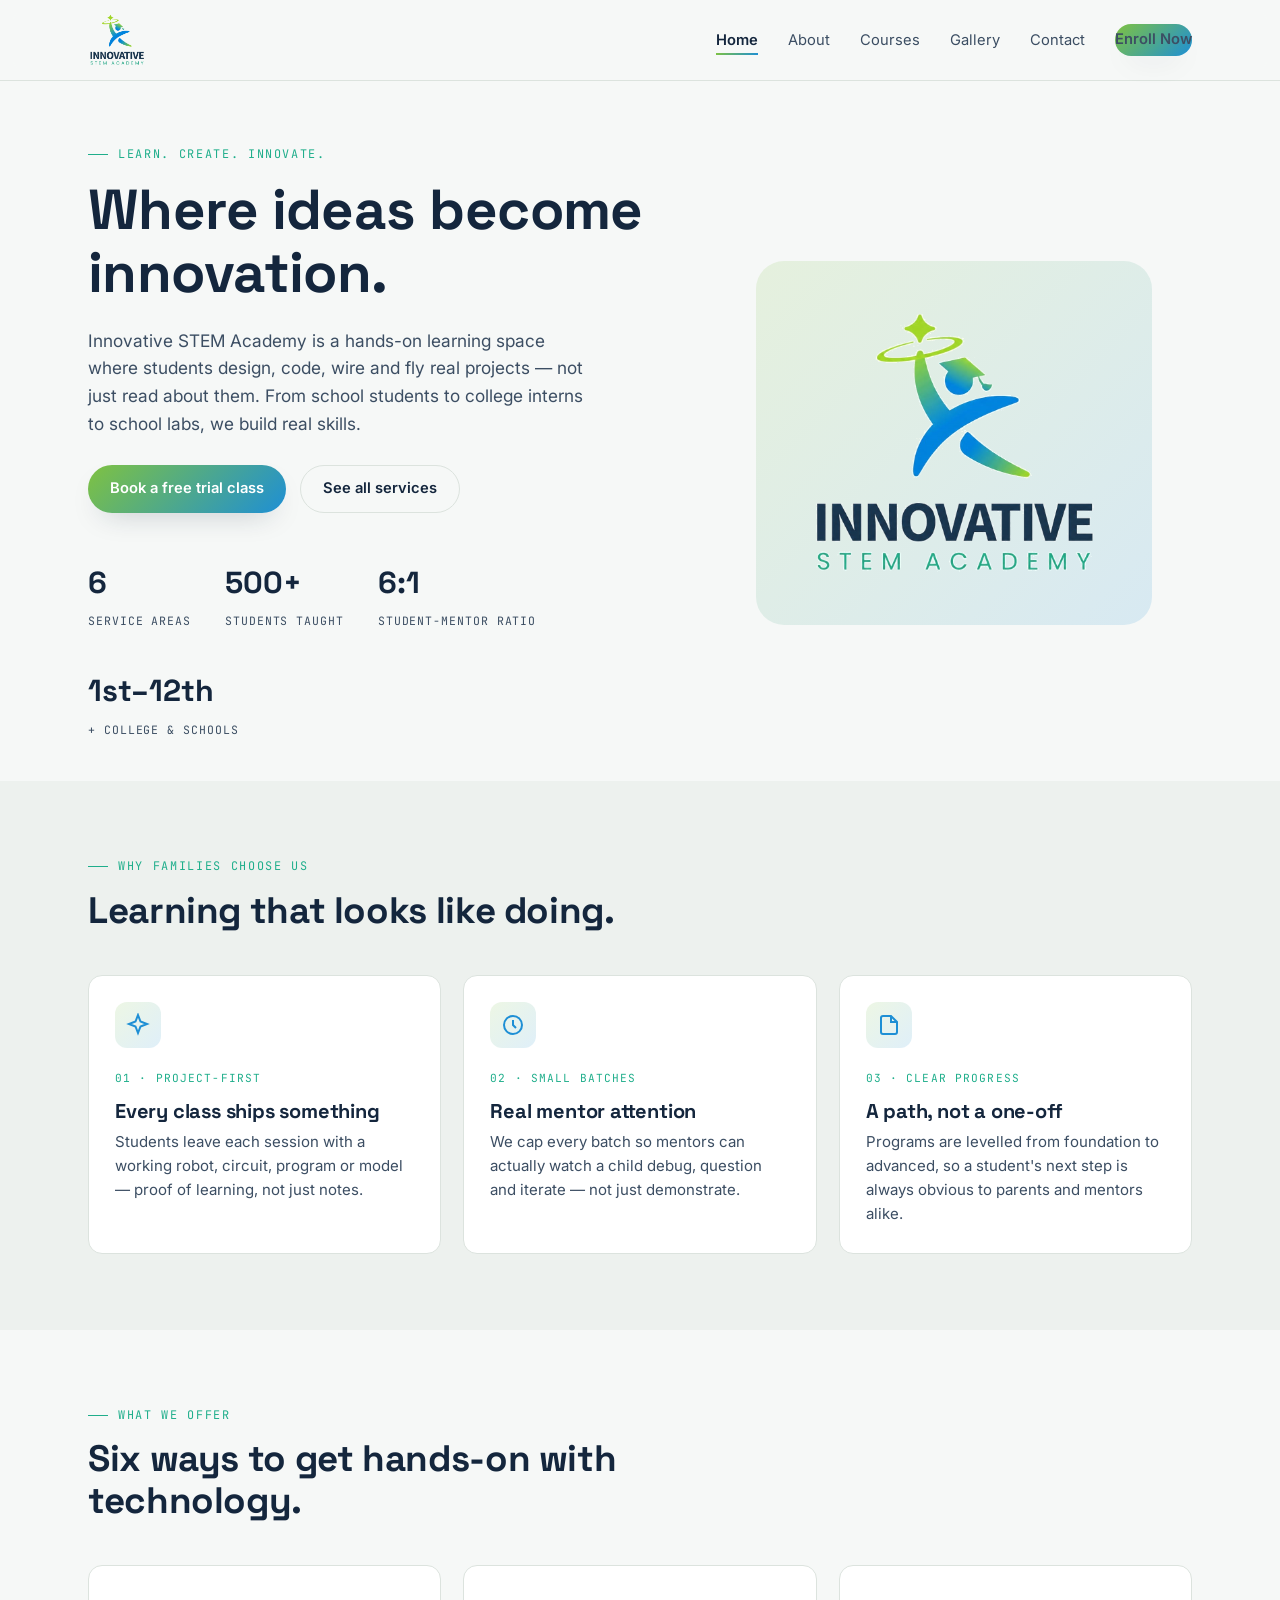
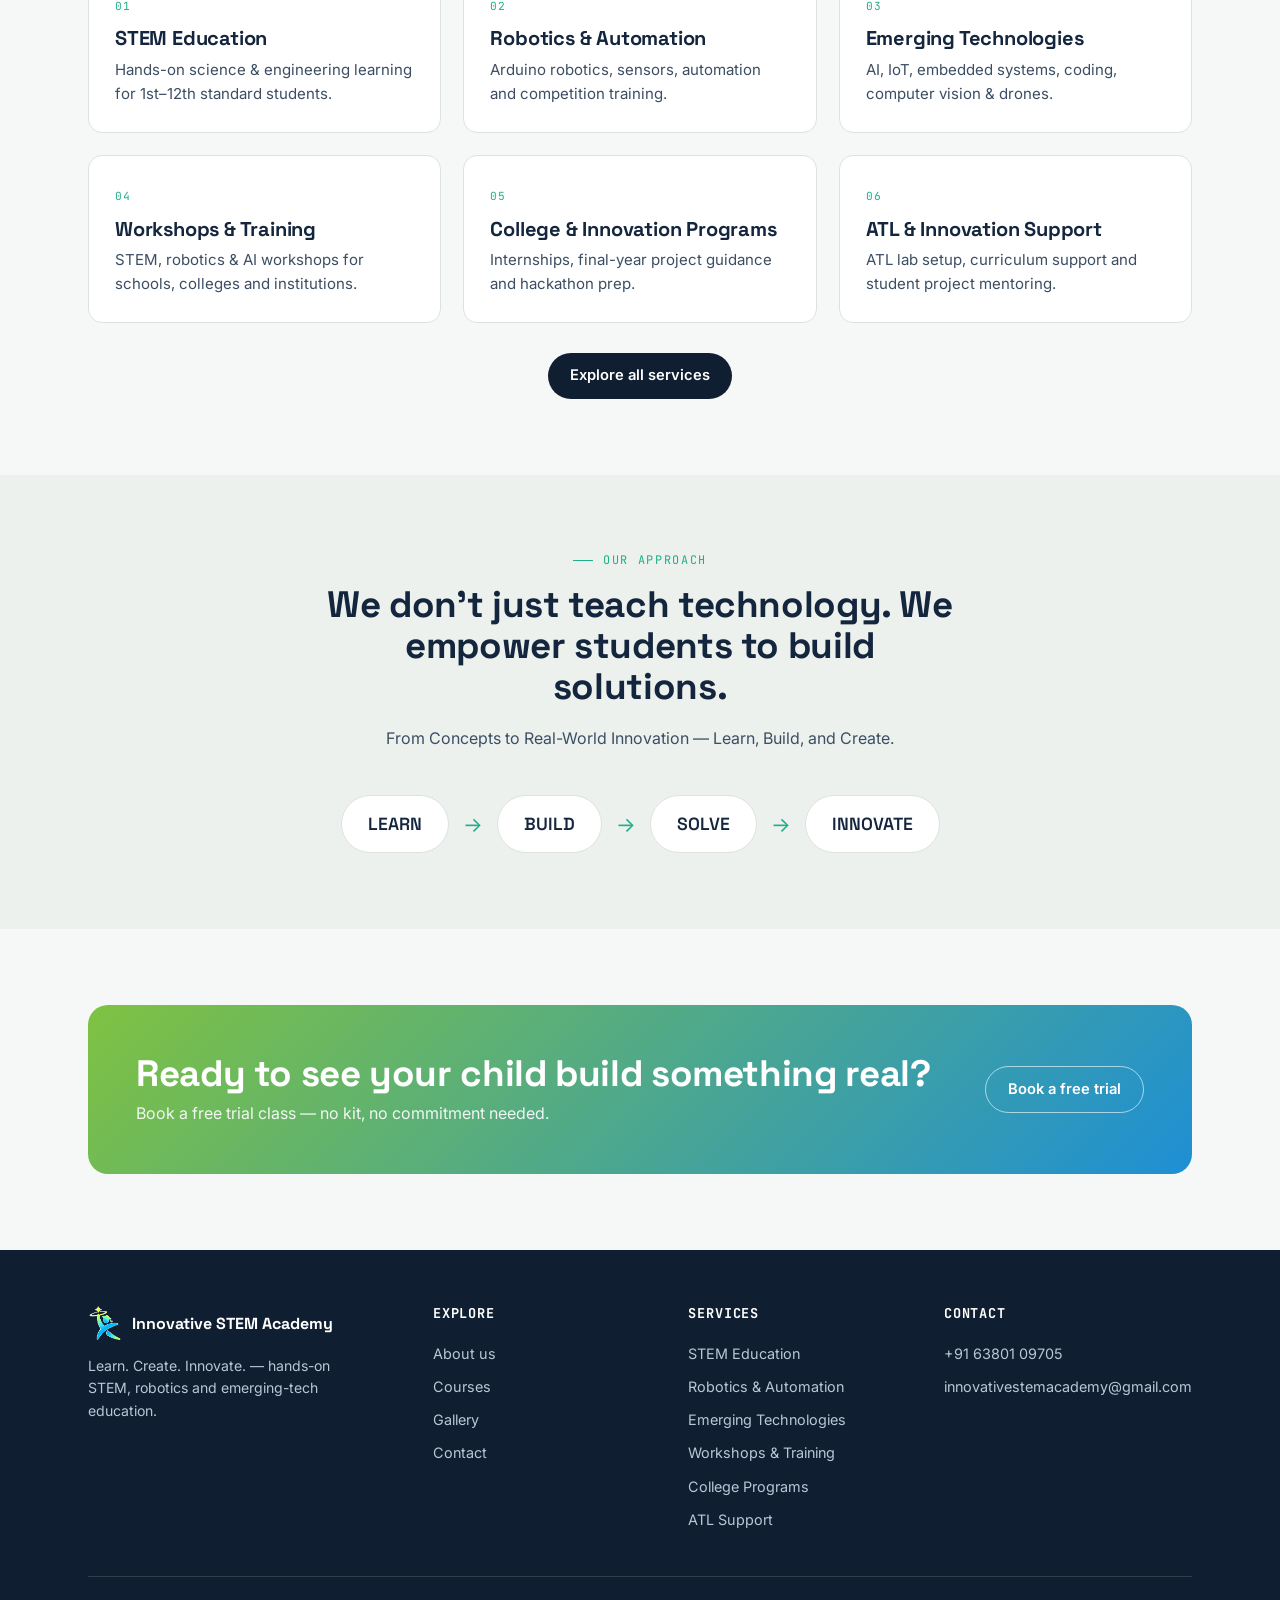
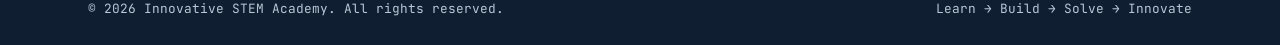
<file: index.html>
<!DOCTYPE html>
<html lang="en">
<head>
<meta charset="UTF-8">
<meta name="viewport" content="width=device-width, initial-scale=1.0">
<title>Innovative STEM Academy — Where Curious Minds Build</title>
<meta name="description" content="Innovative STEM Academy runs hands-on Science, Technology, Engineering and Maths programs for young builders — robotics, coding, electronics and more.">
<link rel="icon" href="logo-icon.png" type="image/png">
<link rel="preconnect" href="https://fonts.googleapis.com">
<link href="https://fonts.googleapis.com/css2?family=Space+Grotesk:wght@500;600;700&family=Inter:wght@400;500;600;700&family=JetBrains+Mono:wght@400;500&display=swap" rel="stylesheet">
<link rel="stylesheet" href="style.css">
</head>
<body>

<header class="site-header">
  <nav class="nav">
    <a href="index.html" class="brand">
      <img src="logo-full.png" alt="Innovative STEM Academy logo" class="brand-logo-full">
    </a>
    <ul class="nav-links">
      <li><a href="index.html">Home</a></li>
      <li><a href="about.html">About</a></li>
      <li><a href="courses.html">Courses</a></li>
      <li><a href="gallery.html">Gallery</a></li>
      <li><a href="contact.html">Contact</a></li>
      <li><a href="contact.html" class="btn btn-primary">Enroll Now</a></li>
    </ul>
    <button class="nav-toggle" aria-label="Toggle menu" aria-expanded="false">
      <span></span><span></span><span></span>
    </button>
  </nav>
</header>

<main>

  <!-- HERO -->
  <section class="hero">
    <div class="wrap hero-grid">
      <div>
        <p class="eyebrow">Learn. Create. Innovate.</p>
        <h1>Where ideas become innovation.</h1>
        <p class="lede">Innovative STEM Academy is a hands-on learning space where students design, code, wire and fly real projects — not just read about them. From school students to college interns to school labs, we build real skills.</p>
        <div class="hero-cta">
          <a href="contact.html" class="btn btn-primary">Book a free trial class</a>
          <a href="courses.html" class="btn btn-ghost">See all services</a>
        </div>
        <div class="hero-stats">
          <div class="stat"><b>6</b><span>Service areas</span></div>
          <div class="stat"><b>500+</b><span>Students taught</span></div>
          <div class="stat"><b>6:1</b><span>Student-mentor ratio</span></div>
          <div class="stat"><b>1st–12th</b><span>+ college & schools</span></div>
        </div>
      </div>

      <div class="hero-visual">
        <img src="logo-full.png" alt="Innovative STEM Academy" class="hero-logo">
      </div>
    </div>
  </section>

  <!-- INTRO / WHY -->
  <section class="section-alt">
    <div class="wrap">
      <div class="section-head">
        <p class="eyebrow">Why families choose us</p>
        <h2>Learning that looks like doing.</h2>
      </div>
      <div class="grid grid-3">
        <div class="card">
          <div class="icon-node">
            <svg viewBox="0 0 24 24" fill="none" stroke="#1E8FD5" stroke-width="2"><path d="M12 2l2.5 6.5L21 11l-6.5 2.5L12 20l-2.5-6.5L3 11l6.5-2.5z"/></svg>
          </div>
          <span class="idx">01 · PROJECT-FIRST</span>
          <h3>Every class ships something</h3>
          <p>Students leave each session with a working robot, circuit, program or model — proof of learning, not just notes.</p>
        </div>
        <div class="card">
          <div class="icon-node">
            <svg viewBox="0 0 24 24" fill="none" stroke="#1E8FD5" stroke-width="2"><circle cx="12" cy="12" r="9"/><path d="M12 7v5l3 3"/></svg>
          </div>
          <span class="idx">02 · SMALL BATCHES</span>
          <h3>Real mentor attention</h3>
          <p>We cap every batch so mentors can actually watch a child debug, question and iterate — not just demonstrate.</p>
        </div>
        <div class="card">
          <div class="icon-node">
            <svg viewBox="0 0 24 24" fill="none" stroke="#1E8FD5" stroke-width="2"><path d="M4 19V5a2 2 0 0 1 2-2h8l6 6v10a2 2 0 0 1-2 2H6a2 2 0 0 1-2-2z"/><path d="M14 3v6h6"/></svg>
          </div>
          <span class="idx">03 · CLEAR PROGRESS</span>
          <h3>A path, not a one-off</h3>
          <p>Programs are levelled from foundation to advanced, so a student's next step is always obvious to parents and mentors alike.</p>
        </div>
      </div>
    </div>
  </section>

  <!-- SERVICES OVERVIEW -->
  <section>
    <div class="wrap">
      <div class="section-head">
        <p class="eyebrow">What we offer</p>
        <h2>Six ways to get hands-on with technology.</h2>
      </div>
      <div class="grid grid-3">
        <div class="card">
          <span class="idx">01</span>
          <h3>STEM Education</h3>
          <p>Hands-on science & engineering learning for 1st–12th standard students.</p>
        </div>
        <div class="card">
          <span class="idx">02</span>
          <h3>Robotics & Automation</h3>
          <p>Arduino robotics, sensors, automation and competition training.</p>
        </div>
        <div class="card">
          <span class="idx">03</span>
          <h3>Emerging Technologies</h3>
          <p>AI, IoT, embedded systems, coding, computer vision & drones.</p>
        </div>
        <div class="card">
          <span class="idx">04</span>
          <h3>Workshops & Training</h3>
          <p>STEM, robotics & AI workshops for schools, colleges and institutions.</p>
        </div>
        <div class="card">
          <span class="idx">05</span>
          <h3>College & Innovation Programs</h3>
          <p>Internships, final-year project guidance and hackathon prep.</p>
        </div>
        <div class="card">
          <span class="idx">06</span>
          <h3>ATL & Innovation Support</h3>
          <p>ATL lab setup, curriculum support and student project mentoring.</p>
        </div>
      </div>
      <div style="margin-top:30px; text-align:center;">
        <a href="courses.html" class="btn btn-dark">Explore all services</a>
      </div>
    </div>
  </section>

  <!-- USP / PROCESS -->
  <section class="section-alt">
    <div class="wrap">
      <div class="section-head center">
        <p class="eyebrow" style="justify-content:center;">Our approach</p>
        <h2>We don't just teach technology. We empower students to build solutions.</h2>
        <p>From Concepts to Real-World Innovation — Learn, Build, and Create.</p>
      </div>
      <div class="process-strip">
        <span class="process-step">LEARN</span><span class="process-arrow">→</span>
        <span class="process-step">BUILD</span><span class="process-arrow">→</span>
        <span class="process-step">SOLVE</span><span class="process-arrow">→</span>
        <span class="process-step">INNOVATE</span>
      </div>
    </div>
  </section>

  <!-- TESTIMONIAL
  <section class="section-alt">
    <div class="wrap">
      <div class="quote-panel">
        <p class="eyebrow" style="color:#9FE1C0;">Parent feedback</p>
        <blockquote>"My son used to just watch YouTube videos about robots. Now he actually builds them, and he explains to us how each sensor works. That change alone was worth it."</blockquote>
        <cite>— Parent, Robotics Foundations batch</cite>
      </div>
    </div>
  </section> -->

  <!-- CTA -->
  <section>
    <div class="wrap">
      <div class="cta-band">
        <div>
          <h2>Ready to see your child build something real?</h2>
          <p style="margin:6px 0 0; color:rgba(255,255,255,.9);">Book a free trial class — no kit, no commitment needed.</p>
        </div>
        <a href="contact.html" class="btn btn-ghost">Book a free trial</a>
      </div>
    </div>
  </section>

</main>

<footer>
  <div class="wrap">
    <div class="footer-grid">
      <div>
        <div class="footer-brand">
          <img src="logo-icon.png" alt="">
          <b>Innovative STEM Academy</b>
        </div>
        <p style="font-size:.88rem; max-width:32ch;">Learn. Create. Innovate. — hands-on STEM, robotics and emerging-tech education.</p>
      </div>
      <div>
        <h4>Explore</h4>
        <a href="about.html">About us</a>
        <a href="courses.html">Courses</a>
        <a href="gallery.html">Gallery</a>
        <a href="contact.html">Contact</a>
      </div>
      <div>
        <h4>Services</h4>
        <a href="courses.html#stem-education">STEM Education</a>
        <a href="courses.html#robotics">Robotics & Automation</a>
        <a href="courses.html#emerging-tech">Emerging Technologies</a>
        <a href="courses.html#workshops">Workshops & Training</a>
        <a href="courses.html#college-programs">College Programs</a>
        <a href="courses.html#atl-support">ATL Support</a>
      </div>
      <div>
        <h4>Contact</h4>
        <a href="tel:+916380109705">+91 63801 09705</a>
        <a href="mailto:innovativestemacademy@gmail.com">innovativestemacademy@gmail.com</a>
      </div>
    </div>
    <div class="footer-bottom">
      <span>© 2026 Innovative STEM Academy. All rights reserved.</span>
      <span>Learn → Build → Solve → Innovate</span>
    </div>
  </div>
</footer>

<script src="script.js"></script>
</body>
</html>
</file>
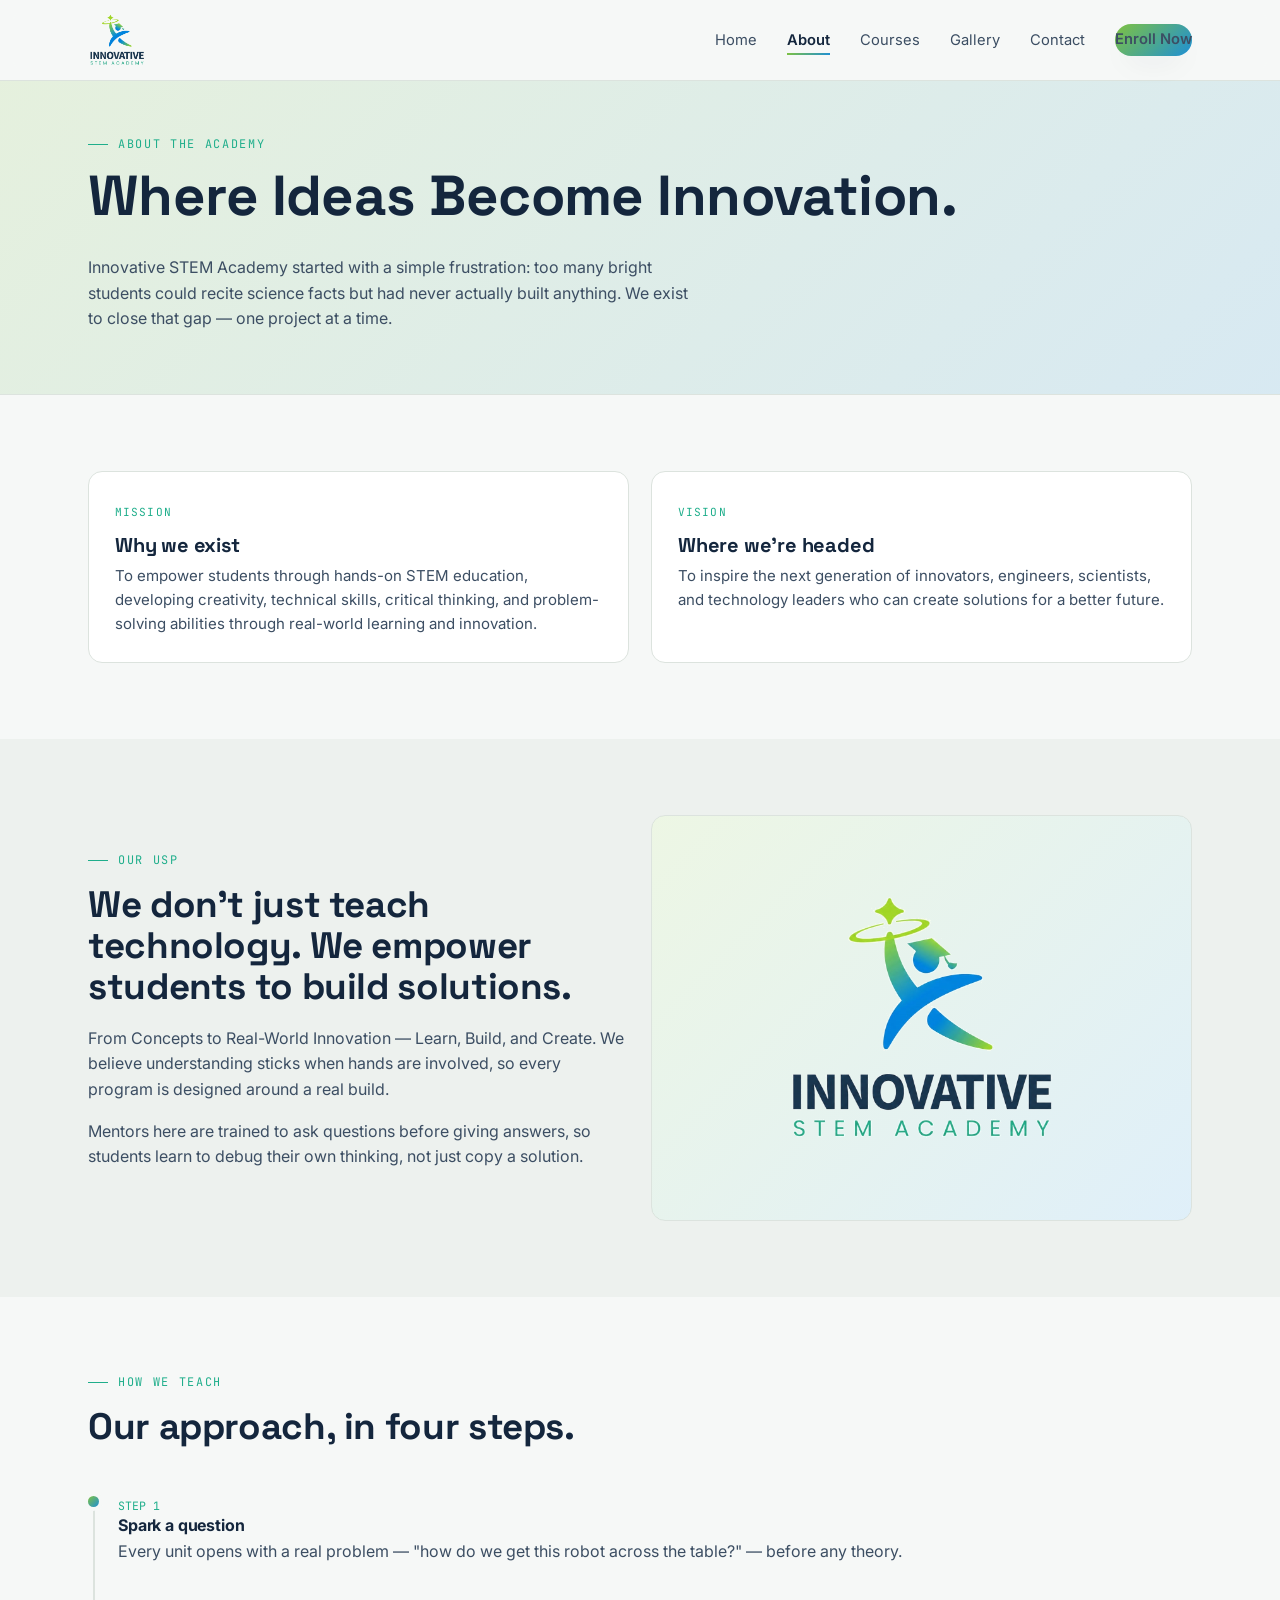
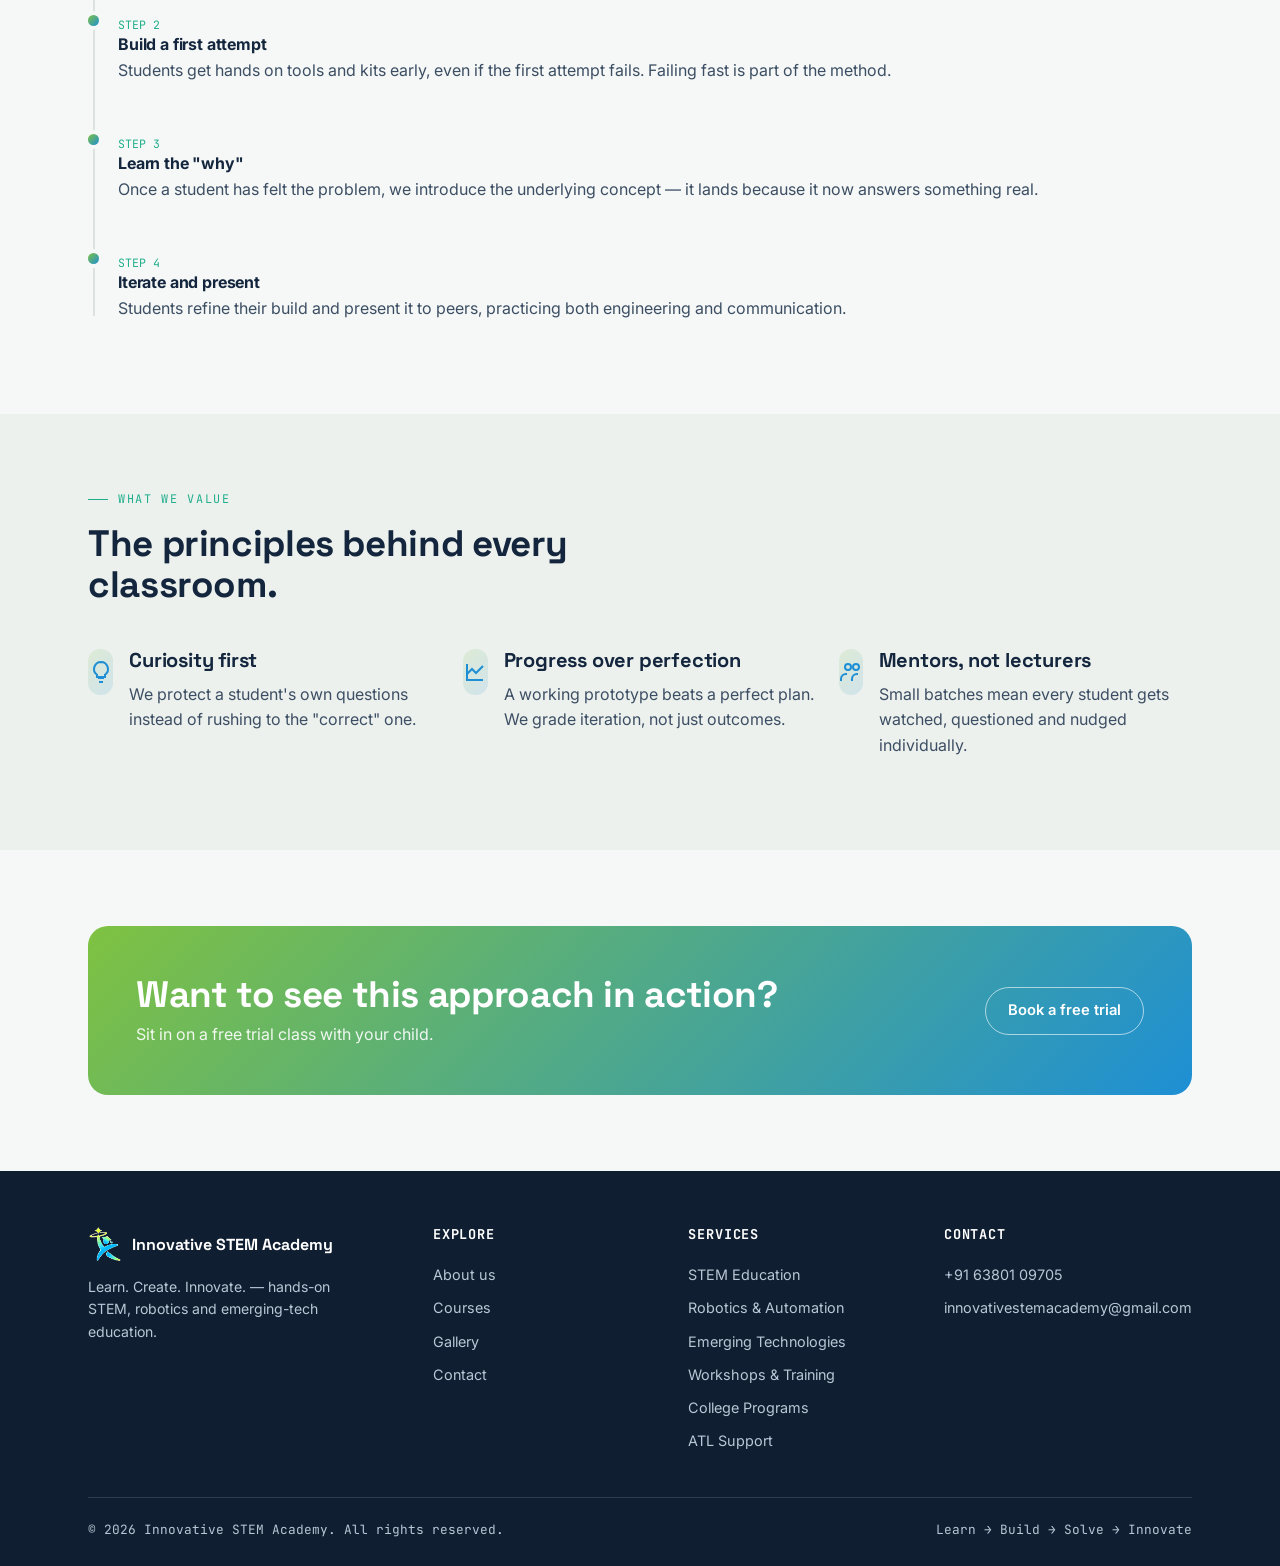
<file: about.html>
<!DOCTYPE html>
<html lang="en">
<head>
<meta charset="UTF-8">
<meta name="viewport" content="width=device-width, initial-scale=1.0">
<title>About Us — Innovative STEM Academy</title>
<meta name="description" content="Learn about Innovative STEM Academy's mission, teaching approach, and the story behind our hands-on STEM programs.">
<link rel="icon" href="logo-icon.png" type="image/png">
<link rel="preconnect" href="https://fonts.googleapis.com">
<link href="https://fonts.googleapis.com/css2?family=Space+Grotesk:wght@500;600;700&family=Inter:wght@400;500;600;700&family=JetBrains+Mono:wght@400;500&display=swap" rel="stylesheet">
<link rel="stylesheet" href="style.css">
</head>
<body>

<header class="site-header">
  <nav class="nav">
    <a href="index.html" class="brand">
      <img src="logo-full.png" alt="Innovative STEM Academy logo" class="brand-logo-full">
    </a>
    <ul class="nav-links">
      <li><a href="index.html">Home</a></li>
      <li><a href="about.html">About</a></li>
      <li><a href="courses.html">Courses</a></li>
      <li><a href="gallery.html">Gallery</a></li>
      <li><a href="contact.html">Contact</a></li>
      <li><a href="contact.html" class="btn btn-primary">Enroll Now</a></li>
    </ul>
    <button class="nav-toggle" aria-label="Toggle menu" aria-expanded="false">
      <span></span><span></span><span></span>
    </button>
  </nav>
</header>

<main>

  <section class="page-hero">
    <div class="wrap">
      <p class="eyebrow">About the academy</p>
      <h1>Where Ideas Become Innovation.</h1>
      <p>Innovative STEM Academy started with a simple frustration: too many bright students could recite science facts but had never actually built anything. We exist to close that gap — one project at a time.</p>
    </div>
  </section>

  <!-- MISSION & VISION -->
  <section>
    <div class="wrap grid grid-2">
      <div class="card">
        <span class="idx">MISSION</span>
        <h3>Why we exist</h3>
        <p>To empower students through hands-on STEM education, developing creativity, technical skills, critical thinking, and problem-solving abilities through real-world learning and innovation.</p>
      </div>
      <div class="card">
        <span class="idx">VISION</span>
        <h3>Where we're headed</h3>
        <p>To inspire the next generation of innovators, engineers, scientists, and technology leaders who can create solutions for a better future.</p>
      </div>
    </div>
  </section>

  <section class="section-alt">
    <div class="wrap grid grid-2" style="align-items:center;">
      <div>
        <p class="eyebrow">Our USP</p>
        <h2>We don't just teach technology. We empower students to build solutions.</h2>
        <p>From Concepts to Real-World Innovation — Learn, Build, and Create. We believe understanding sticks when hands are involved, so every program is designed around a real build.</p>
        <p>Mentors here are trained to ask questions before giving answers, so students learn to debug their own thinking, not just copy a solution.</p>
      </div>
      <div class="card" style="padding:0; overflow:hidden;">
        <div style="aspect-ratio:4/3; background: var(--grad-soft); display:flex; align-items:center; justify-content:center;">
          <img src="logo-full.png" alt="Innovative STEM Academy" style="width:52%;">
        </div>
      </div>
    </div>
  </section>

  <section>
    <div class="wrap">
      <div class="section-head">
        <p class="eyebrow">How we teach</p>
        <h2>Our approach, in four steps.</h2>
      </div>
      <div class="timeline">
        <div class="timeline-item">
          <span class="yr">STEP 1</span>
          <h4>Spark a question</h4>
          <p>Every unit opens with a real problem — "how do we get this robot across the table?" — before any theory.</p>
        </div>
        <div class="timeline-item">
          <span class="yr">STEP 2</span>
          <h4>Build a first attempt</h4>
          <p>Students get hands on tools and kits early, even if the first attempt fails. Failing fast is part of the method.</p>
        </div>
        <div class="timeline-item">
          <span class="yr">STEP 3</span>
          <h4>Learn the "why"</h4>
          <p>Once a student has felt the problem, we introduce the underlying concept — it lands because it now answers something real.</p>
        </div>
        <div class="timeline-item">
          <span class="yr">STEP 4</span>
          <h4>Iterate and present</h4>
          <p>Students refine their build and present it to peers, practicing both engineering and communication.</p>
        </div>
      </div>
    </div>
  </section>

  <section class="section-alt">
    <div class="wrap">
      <div class="section-head">
        <p class="eyebrow">What we value</p>
        <h2>The principles behind every classroom.</h2>
      </div>
      <div class="grid grid-3">
        <div class="value">
          <div class="icon-node" style="margin-bottom:0;">
            <svg viewBox="0 0 24 24" fill="none" stroke="#1E8FD5" stroke-width="2"><path d="M9 18h6M10 22h4M12 2a7 7 0 0 0-4 12.7V17h8v-2.3A7 7 0 0 0 12 2z"/></svg>
          </div>
          <div>
            <h3>Curiosity first</h3>
            <p>We protect a student's own questions instead of rushing to the "correct" one.</p>
          </div>
        </div>
        <div class="value">
          <div class="icon-node" style="margin-bottom:0;">
            <svg viewBox="0 0 24 24" fill="none" stroke="#1E8FD5" stroke-width="2"><path d="M4 4v16h16"/><path d="M4 14l5-5 4 4 7-7"/></svg>
          </div>
          <div>
            <h3>Progress over perfection</h3>
            <p>A working prototype beats a perfect plan. We grade iteration, not just outcomes.</p>
          </div>
        </div>
        <div class="value">
          <div class="icon-node" style="margin-bottom:0;">
            <svg viewBox="0 0 24 24" fill="none" stroke="#1E8FD5" stroke-width="2"><circle cx="9" cy="7" r="3"/><circle cx="17" cy="7" r="3"/><path d="M2 21v-2a5 5 0 0 1 5-5h1M13 21v-2a5 5 0 0 1 5-5h1"/></svg>
          </div>
          <div>
            <h3>Mentors, not lecturers</h3>
            <p>Small batches mean every student gets watched, questioned and nudged individually.</p>
          </div>
        </div>
      </div>
    </div>
  </section>

  <section>
    <div class="wrap">
      <div class="cta-band">
        <div>
          <h2>Want to see this approach in action?</h2>
          <p style="margin:6px 0 0; color:rgba(255,255,255,.9);">Sit in on a free trial class with your child.</p>
        </div>
        <a href="contact.html" class="btn btn-ghost">Book a free trial</a>
      </div>
    </div>
  </section>

</main>

<footer>
  <div class="wrap">
    <div class="footer-grid">
      <div>
        <div class="footer-brand">
          <img src="logo-icon.png" alt="">
          <b>Innovative STEM Academy</b>
        </div>
        <p style="font-size:.88rem; max-width:32ch;">Learn. Create. Innovate. — hands-on STEM, robotics and emerging-tech education.</p>
      </div>
      <div>
        <h4>Explore</h4>
        <a href="about.html">About us</a>
        <a href="courses.html">Courses</a>
        <a href="gallery.html">Gallery</a>
        <a href="contact.html">Contact</a>
      </div>
      <div>
        <h4>Services</h4>
        <a href="courses.html#stem-education">STEM Education</a>
        <a href="courses.html#robotics">Robotics & Automation</a>
        <a href="courses.html#emerging-tech">Emerging Technologies</a>
        <a href="courses.html#workshops">Workshops & Training</a>
        <a href="courses.html#college-programs">College Programs</a>
        <a href="courses.html#atl-support">ATL Support</a>
      </div>
      <div>
        <h4>Contact</h4>
        <a href="tel:+916380109705">+91 63801 09705</a>
        <a href="mailto:innovativestemacademy@gmail.com">innovativestemacademy@gmail.com</a>
      </div>
    </div>
    <div class="footer-bottom">
      <span>© 2026 Innovative STEM Academy. All rights reserved.</span>
      <span>Learn → Build → Solve → Innovate</span>
    </div>
  </div>
</footer>

<script src="script.js"></script>
</body>
</html>
</file>
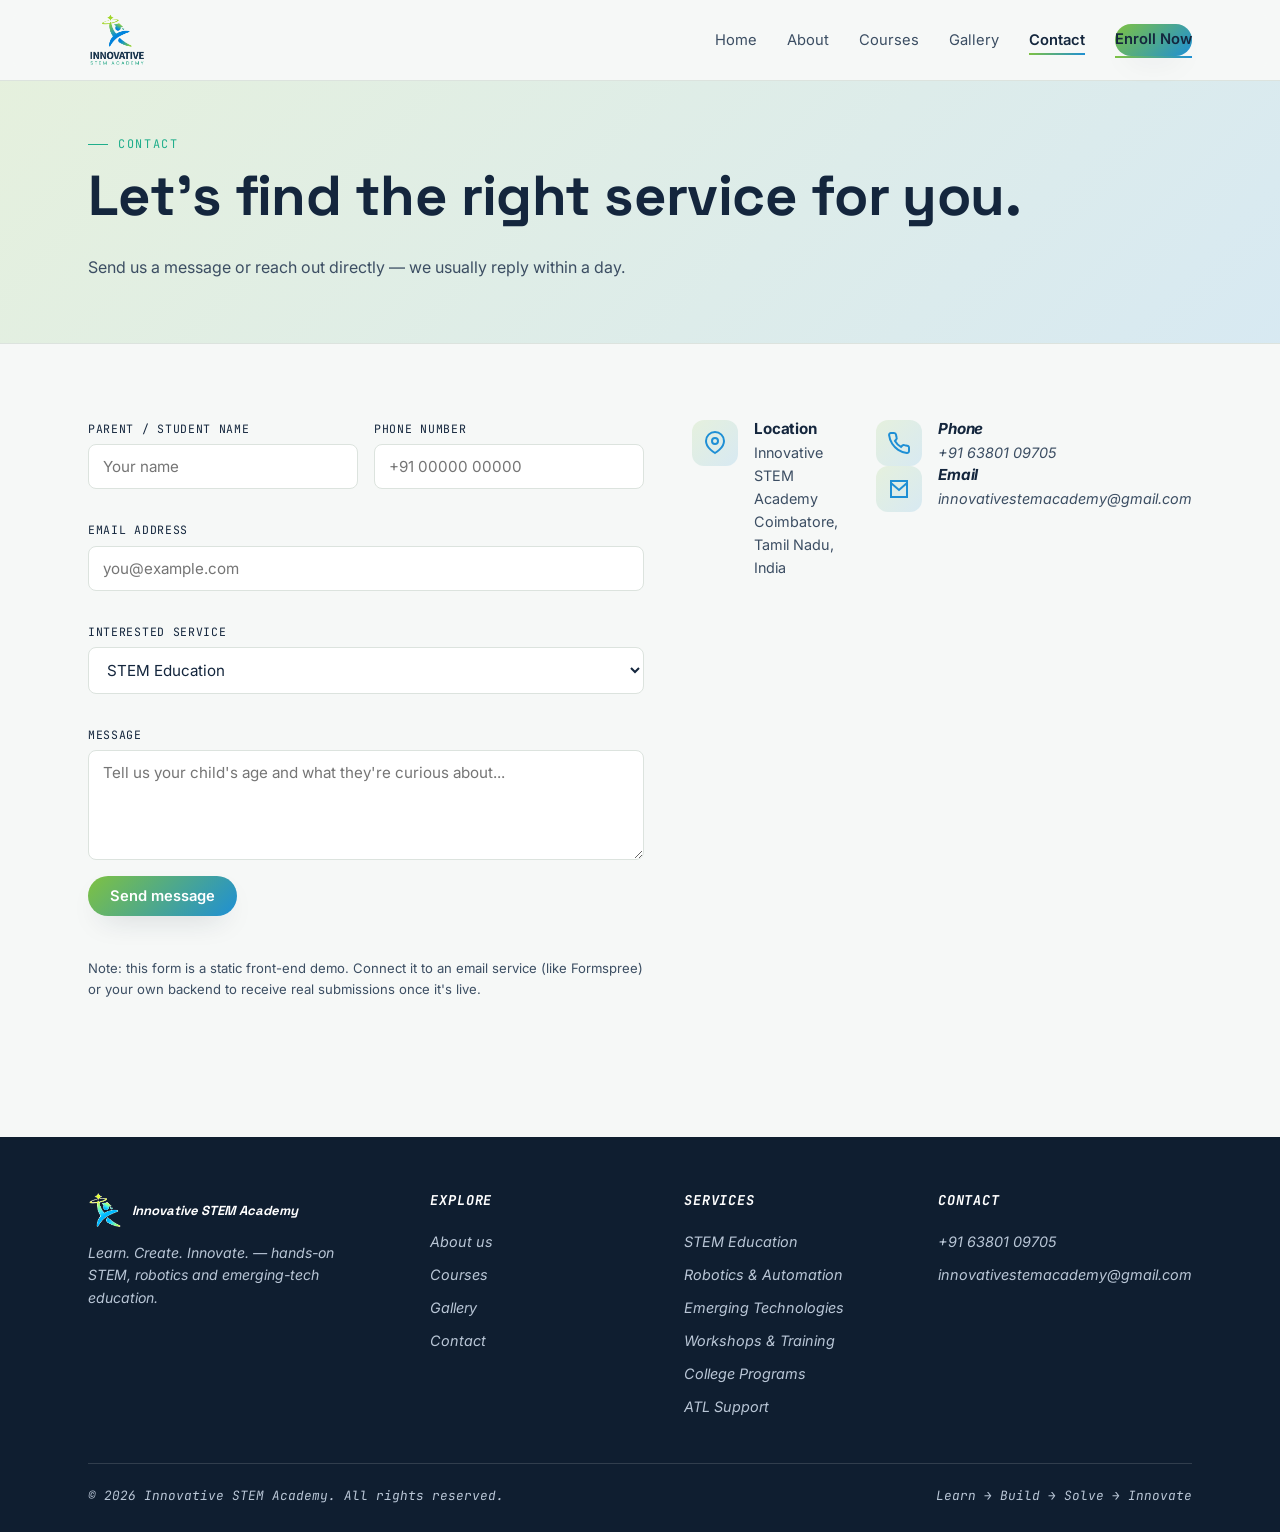
<file: contact.html>
<!DOCTYPE html>
<html lang="en">
<head>
<meta charset="UTF-8">
<meta name="viewport" content="width=device-width, initial-scale=1.0">
<title>Contact — Innovative STEM Academy</title>
<meta name="description" content="Get in touch with Innovative STEM Academy to book a free trial class or ask about our robotics, coding, electronics and maths programs.">
<link rel="icon" href="logo-icon.png" type="image/png">
<link rel="preconnect" href="https://fonts.googleapis.com">
<link href="https://fonts.googleapis.com/css2?family=Space+Grotesk:wght@500;600;700&family=Inter:wght@400;500;600;700&family=JetBrains+Mono:wght@400;500&display=swap" rel="stylesheet">
<link rel="stylesheet" href="style.css">
</head>
<body>

<header class="site-header">
  <nav class="nav">
    <a href="index.html" class="brand">
      <img src="logo-full.png" alt="Innovative STEM Academy logo" class="brand-logo-full">
    </a>
    <ul class="nav-links">
      <li><a href="index.html">Home</a></li>
      <li><a href="about.html">About</a></li>
      <li><a href="courses.html">Courses</a></li>
      <li><a href="gallery.html">Gallery</a></li>
      <li><a href="contact.html">Contact</a></li>
      <li><a href="contact.html" class="btn btn-primary">Enroll Now</a></li>
    </ul>
    <button class="nav-toggle" aria-label="Toggle menu" aria-expanded="false">
      <span></span><span></span><span></span>
    </button>
  </nav>
</header>

<main>

  <section class="page-hero">
    <div class="wrap">
      <p class="eyebrow">Contact</p>
      <h1>Let's find the right service for you.</h1>
      <p>Send us a message or reach out directly — we usually reply within a day.</p>
    </div>
  </section>

  <section>
    <div class="wrap grid grid-2" style="align-items:start; gap:48px;">

      <form id="contact-form" novalidate>
        <div class="form-grid">
          <div class="field">
            <label for="name">Parent / student name</label>
            <input type="text" id="name" name="name" placeholder="Your name" required>
          </div>
          <div class="field">
            <label for="phone">Phone number</label>
            <input type="tel" id="phone" name="phone" placeholder="+91 00000 00000">
          </div>
          <div class="field full">
            <label for="email">Email address</label>
            <input type="email" id="email" name="email" placeholder="you@example.com">
          </div>
          <div class="field full">
            <label for="program">Interested service</label>
            <select id="program" name="program">
              <option>STEM Education</option>
              <option>Robotics & Automation</option>
              <option>Emerging Technologies (AI / IoT / Drones)</option>
              <option>Workshops & Training</option>
              <option>College & Innovation Programs</option>
              <option>ATL & School Innovation Support</option>
              <option>Not sure yet — please advise</option>
            </select>
          </div>
          <div class="field full">
            <label for="message">Message</label>
            <textarea id="message" name="message" placeholder="Tell us your child's age and what they're curious about..."></textarea>
          </div>
        </div>
        <button type="submit" class="btn btn-primary">Send message</button>
        <p id="form-status"></p>
        <p class="form-note">Note: this form is a static front-end demo. Connect it to an email service (like Formspree) or your own backend to receive real submissions once it's live.</p>
      </form>

      <div>
        <div class="info-list">
          <div class="info-item">
            <div class="icon-node">
              <svg viewBox="0 0 24 24" fill="none" stroke="#1E8FD5" stroke-width="2"><path d="M21 10c0 7-9 12-9 12s-9-5-9-12a9 9 0 0 1 18 0z"/><circle cx="12" cy="10" r="3"/></svg>
            </div>
            <div>
              <h4>Location</h4>
              <p>Innovative STEM Academy<br>Coimbatore, Tamil Nadu, India<br><em style="font-size:.82rem; color:var(--ink-soft);"
            </div>
          </div>
          <div class="info-item">
            <div class="icon-node">
              <svg viewBox="0 0 24 24" fill="none" stroke="#1E8FD5" stroke-width="2"><path d="M22 16.9v3a2 2 0 0 1-2.2 2 19.8 19.8 0 0 1-8.6-3.1 19.5 19.5 0 0 1-6-6A19.8 19.8 0 0 1 2.1 4.2 2 2 0 0 1 4 2h3a2 2 0 0 1 2 1.7c.1.9.3 1.8.6 2.7a2 2 0 0 1-.4 2.1L8 9.9a16 16 0 0 0 6 6l1.4-1.4a2 2 0 0 1 2.1-.4c.9.3 1.8.5 2.7.6a2 2 0 0 1 1.8 2.2z"/></svg>
            </div>
            <div>
              <h4>Phone</h4>
              <p><a href="tel:+916380109705">+91 63801 09705</a></p>
            </div>
          </div>
          <div class="info-item">
            <div class="icon-node">
              <svg viewBox="0 0 24 24" fill="none" stroke="#1E8FD5" stroke-width="2"><path d="M4 4h16v16H4z"/><path d="M4 6l8 7 8-7"/></svg>
            </div>
            <div>
              <h4>Email</h4>
              <p><a href="mailto:innovativestemacademy@gmail.com">innovativestemacademy@gmail.com</a></p>
            </div>
          </div>
        </div>
      </div>

    </div>
  </section>

</main>

<footer>
  <div class="wrap">
    <div class="footer-grid">
      <div>
        <div class="footer-brand">
          <img src="logo-icon.png" alt="">
          <b>Innovative STEM Academy</b>
        </div>
        <p style="font-size:.88rem; max-width:32ch;">Learn. Create. Innovate. — hands-on STEM, robotics and emerging-tech education.</p>
      </div>
      <div>
        <h4>Explore</h4>
        <a href="about.html">About us</a>
        <a href="courses.html">Courses</a>
        <a href="gallery.html">Gallery</a>
        <a href="contact.html">Contact</a>
      </div>
      <div>
        <h4>Services</h4>
        <a href="courses.html#stem-education">STEM Education</a>
        <a href="courses.html#robotics">Robotics & Automation</a>
        <a href="courses.html#emerging-tech">Emerging Technologies</a>
        <a href="courses.html#workshops">Workshops & Training</a>
        <a href="courses.html#college-programs">College Programs</a>
        <a href="courses.html#atl-support">ATL Support</a>
      </div>
      <div>
        <h4>Contact</h4>
        <a href="tel:+916380109705">+91 63801 09705</a>
        <a href="mailto:innovativestemacademy@gmail.com">innovativestemacademy@gmail.com</a>
      </div>
    </div>
    <div class="footer-bottom">
      <span>© 2026 Innovative STEM Academy. All rights reserved.</span>
      <span>Learn → Build → Solve → Innovate</span>
    </div>
  </div>
</footer>

<script src="script.js"></script>
</body>
</html>
</file>
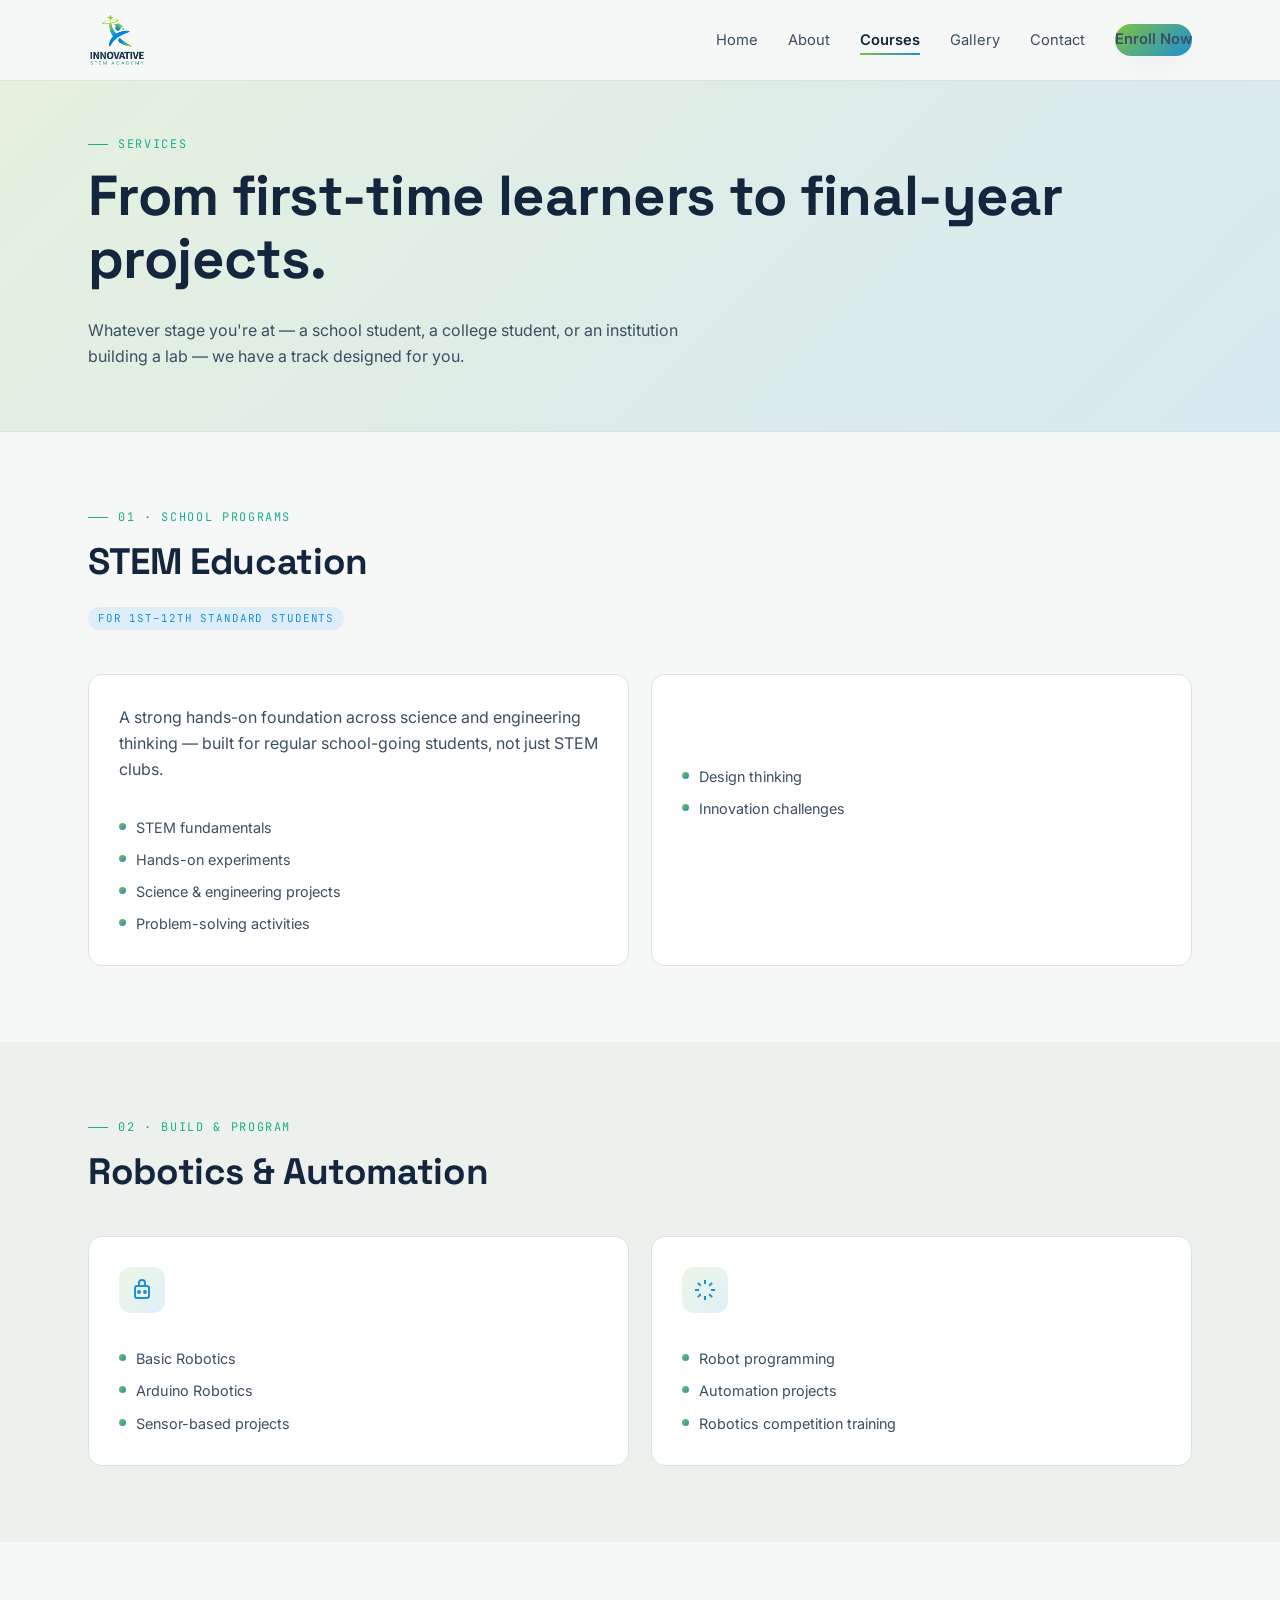
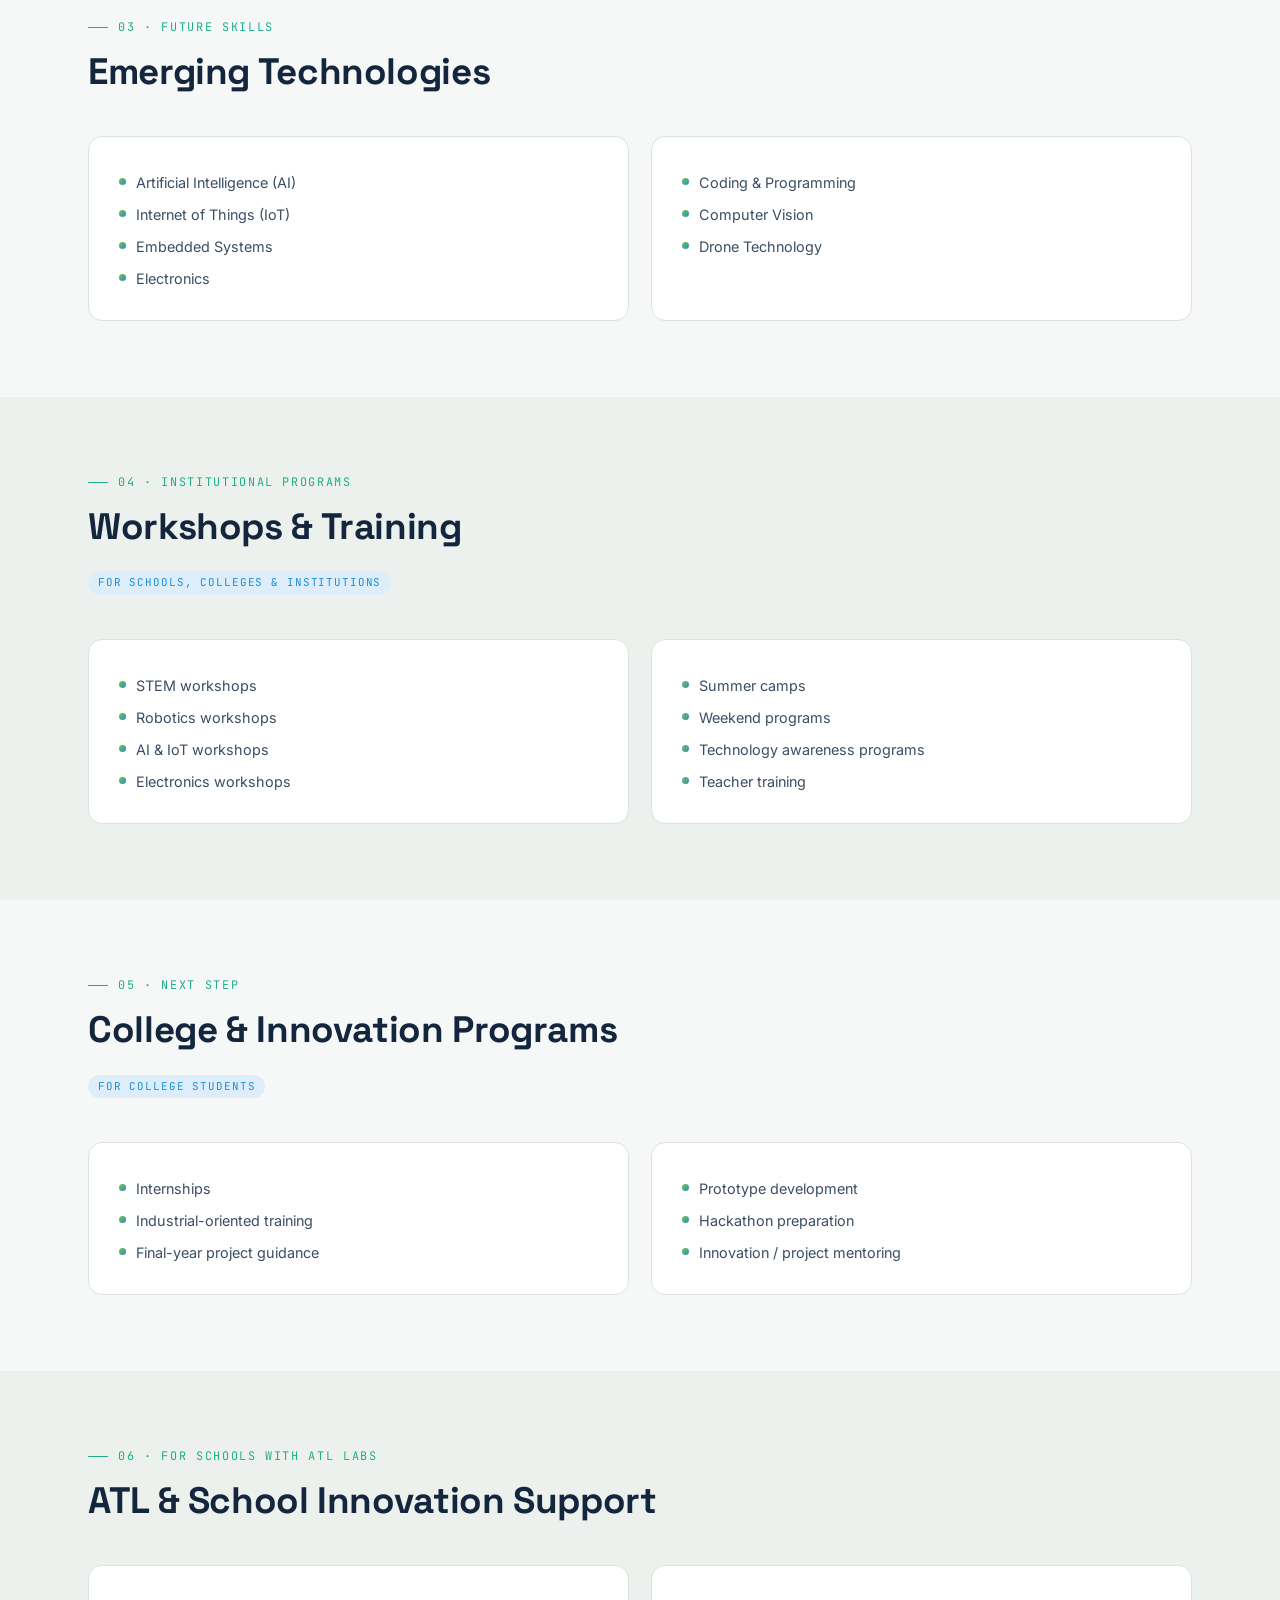
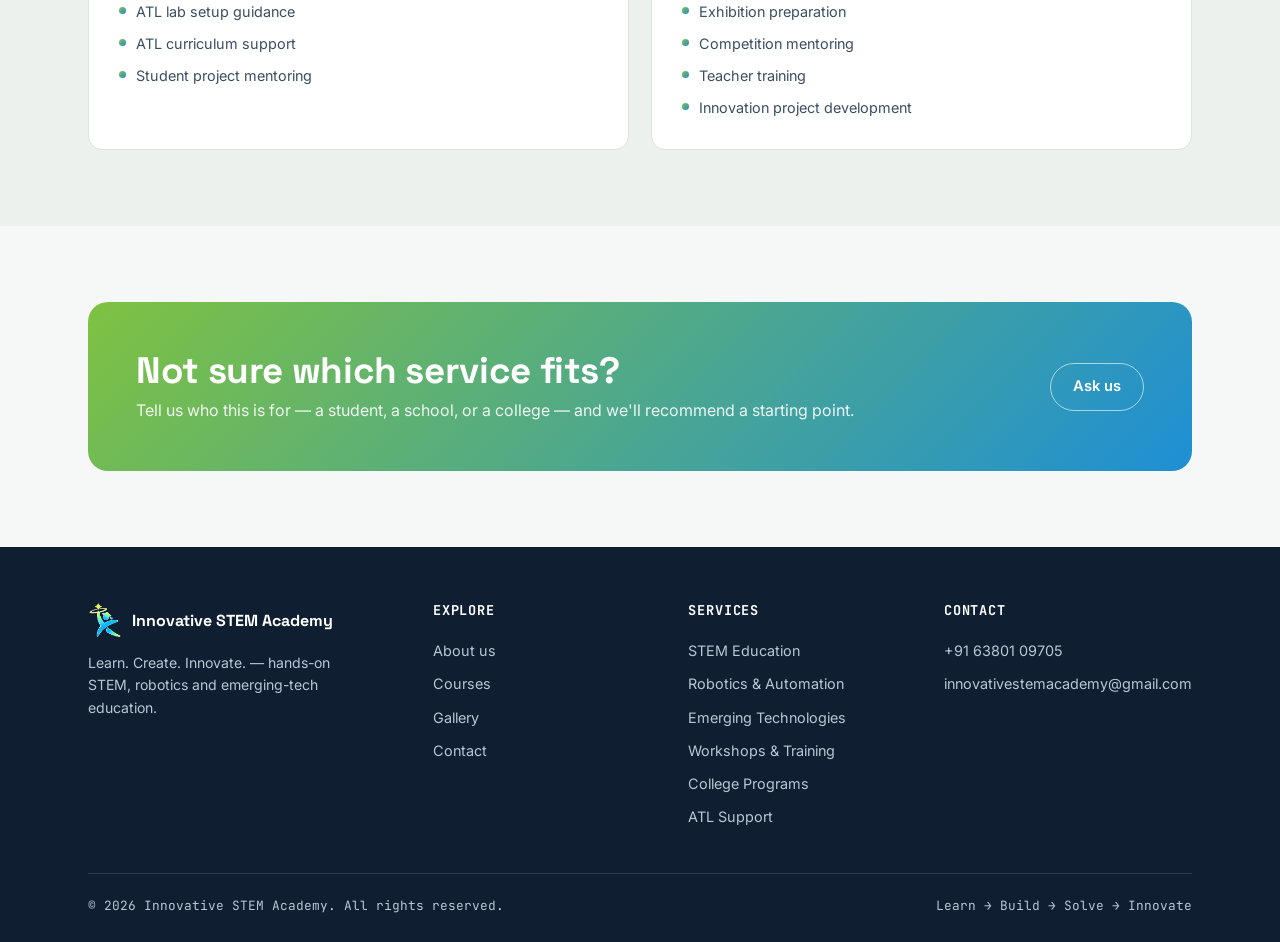
<file: courses.html>
<!DOCTYPE html>
<html lang="en">
<head>
<meta charset="UTF-8">
<meta name="viewport" content="width=device-width, initial-scale=1.0">
<title>Services — Innovative STEM Academy</title>
<meta name="description" content="Innovative STEM Academy's services: STEM education, robotics & automation, emerging technologies, workshops, college programs and ATL innovation support.">
<link rel="icon" href="logo-icon.png" type="image/png">
<link rel="preconnect" href="https://fonts.googleapis.com">
<link href="https://fonts.googleapis.com/css2?family=Space+Grotesk:wght@500;600;700&family=Inter:wght@400;500;600;700&family=JetBrains+Mono:wght@400;500&display=swap" rel="stylesheet">
<link rel="stylesheet" href="style.css">
</head>
<body>

<header class="site-header">
  <nav class="nav">
    <a href="index.html" class="brand">
      <img src="logo-full.png" alt="Innovative STEM Academy logo" class="brand-logo-full">
    </a>
    <ul class="nav-links">
      <li><a href="index.html">Home</a></li>
      <li><a href="about.html">About</a></li>
      <li><a href="courses.html">Courses</a></li>
      <li><a href="gallery.html">Gallery</a></li>
      <li><a href="contact.html">Contact</a></li>
      <li><a href="contact.html" class="btn btn-primary">Enroll Now</a></li>
    </ul>
    <button class="nav-toggle" aria-label="Toggle menu" aria-expanded="false">
      <span></span><span></span><span></span>
    </button>
  </nav>
</header>

<main>

  <section class="page-hero">
    <div class="wrap">
      <p class="eyebrow">Services</p>
      <h1>From first-time learners to final-year projects.</h1>
      <p>Whatever stage you're at — a school student, a college student, or an institution building a lab — we have a track designed for you.</p>
    </div>
  </section>

  <!-- 1. STEM EDUCATION -->
  <section id="stem-education">
    <div class="wrap">
      <div class="section-head">
        <p class="eyebrow">01 · School programs</p>
        <h2>STEM Education</h2>
        <span class="service-audience">For 1st–12th standard students</span>
      </div>
      <div class="grid grid-2">
        <div class="service-card">
          <p>A strong hands-on foundation across science and engineering thinking — built for regular school-going students, not just STEM clubs.</p>
          <ul class="check-list">
            <li>STEM fundamentals</li>
            <li>Hands-on experiments</li>
            <li>Science & engineering projects</li>
            <li>Problem-solving activities</li>
          </ul>
        </div>
        <div class="service-card">
          <p>&nbsp;</p>
          <ul class="check-list">
            <li>Design thinking</li>
            <li>Innovation challenges</li>
          </ul>
        </div>
      </div>
    </div>
  </section>

  <!-- 2. ROBOTICS & AUTOMATION -->
  <section class="section-alt" id="robotics">
    <div class="wrap">
      <div class="section-head">
        <p class="eyebrow">02 · Build & program</p>
        <h2>Robotics & Automation</h2>
      </div>
      <div class="grid grid-2">
        <div class="service-card">
          <div class="icon-node">
            <svg viewBox="0 0 24 24" fill="none" stroke="#1E8FD5" stroke-width="2"><rect x="5" y="8" width="14" height="12" rx="2"/><path d="M9 8V5a3 3 0 0 1 6 0v3"/><circle cx="9" cy="14" r="1"/><circle cx="15" cy="14" r="1"/></svg>
          </div>
          <ul class="check-list">
            <li>Basic Robotics</li>
            <li>Arduino Robotics</li>
            <li>Sensor-based projects</li>
          </ul>
        </div>
        <div class="service-card">
          <div class="icon-node">
            <svg viewBox="0 0 24 24" fill="none" stroke="#1E8FD5" stroke-width="2"><path d="M12 2v4M12 18v4M4.9 4.9l2.9 2.9M16.2 16.2l2.9 2.9M2 12h4M18 12h4M4.9 19.1l2.9-2.9M16.2 7.8l2.9-2.9"/></svg>
          </div>
          <ul class="check-list">
            <li>Robot programming</li>
            <li>Automation projects</li>
            <li>Robotics competition training</li>
          </ul>
        </div>
      </div>
    </div>
  </section>

  <!-- 3. EMERGING TECHNOLOGIES -->
  <section id="emerging-tech">
    <div class="wrap">
      <div class="section-head">
        <p class="eyebrow">03 · Future skills</p>
        <h2>Emerging Technologies</h2>
      </div>
      <div class="grid grid-2">
        <div class="service-card">
          <ul class="check-list">
            <li>Artificial Intelligence (AI)</li>
            <li>Internet of Things (IoT)</li>
            <li>Embedded Systems</li>
            <li>Electronics</li>
          </ul>
        </div>
        <div class="service-card">
          <ul class="check-list">
            <li>Coding & Programming</li>
            <li>Computer Vision</li>
            <li>Drone Technology</li>
          </ul>
        </div>
      </div>
    </div>
  </section>

  <!-- 4. WORKSHOPS & TRAINING -->
  <section class="section-alt" id="workshops">
    <div class="wrap">
      <div class="section-head">
        <p class="eyebrow">04 · Institutional programs</p>
        <h2>Workshops & Training</h2>
        <span class="service-audience">For schools, colleges & institutions</span>
      </div>
      <div class="grid grid-2">
        <div class="service-card">
          <ul class="check-list">
            <li>STEM workshops</li>
            <li>Robotics workshops</li>
            <li>AI & IoT workshops</li>
            <li>Electronics workshops</li>
          </ul>
        </div>
        <div class="service-card">
          <ul class="check-list">
            <li>Summer camps</li>
            <li>Weekend programs</li>
            <li>Technology awareness programs</li>
            <li>Teacher training</li>
          </ul>
        </div>
      </div>
    </div>
  </section>

  <!-- 5. COLLEGE & INNOVATION PROGRAMS -->
  <section id="college-programs">
    <div class="wrap">
      <div class="section-head">
        <p class="eyebrow">05 · Next step</p>
        <h2>College & Innovation Programs</h2>
        <span class="service-audience">For college students</span>
      </div>
      <div class="grid grid-2">
        <div class="service-card">
          <ul class="check-list">
            <li>Internships</li>
            <li>Industrial-oriented training</li>
            <li>Final-year project guidance</li>
          </ul>
        </div>
        <div class="service-card">
          <ul class="check-list">
            <li>Prototype development</li>
            <li>Hackathon preparation</li>
            <li>Innovation / project mentoring</li>
          </ul>
        </div>
      </div>
    </div>
  </section>

  <!-- 6. ATL & SCHOOL INNOVATION SUPPORT -->
  <section class="section-alt" id="atl-support">
    <div class="wrap">
      <div class="section-head">
        <p class="eyebrow">06 · For schools with ATL labs</p>
        <h2>ATL & School Innovation Support</h2>
      </div>
      <div class="grid grid-2">
        <div class="service-card">
          <ul class="check-list">
            <li>ATL lab setup guidance</li>
            <li>ATL curriculum support</li>
            <li>Student project mentoring</li>
          </ul>
        </div>
        <div class="service-card">
          <ul class="check-list">
            <li>Exhibition preparation</li>
            <li>Competition mentoring</li>
            <li>Teacher training</li>
            <li>Innovation project development</li>
          </ul>
        </div>
      </div>
    </div>
  </section>

  <section>
    <div class="wrap">
      <div class="cta-band">
        <div>
          <h2>Not sure which service fits?</h2>
          <p style="margin:6px 0 0; color:rgba(255,255,255,.9);">Tell us who this is for — a student, a school, or a college — and we'll recommend a starting point.</p>
        </div>
        <a href="contact.html" class="btn btn-ghost">Ask us</a>
      </div>
    </div>
  </section>

</main>

<footer>
  <div class="wrap">
    <div class="footer-grid">
      <div>
        <div class="footer-brand">
          <img src="/logo-icon.png" alt="">
          <b>Innovative STEM Academy</b>
        </div>
        <p style="font-size:.88rem; max-width:32ch;">Learn. Create. Innovate. — hands-on STEM, robotics and emerging-tech education.</p>
      </div>
      <div>
        <h4>Explore</h4>
        <a href="about.html">About us</a>
        <a href="courses.html">Courses</a>
        <a href="gallery.html">Gallery</a>
        <a href="contact.html">Contact</a>
      </div>
      <div>
        <h4>Services</h4>
        <a href="courses.html#stem-education">STEM Education</a>
        <a href="courses.html#robotics">Robotics & Automation</a>
        <a href="courses.html#emerging-tech">Emerging Technologies</a>
        <a href="courses.html#workshops">Workshops & Training</a>
        <a href="courses.html#college-programs">College Programs</a>
        <a href="courses.html#atl-support">ATL Support</a>
      </div>
      <div>
        <h4>Contact</h4>
        <a href="tel:+6380109705">+91 63801 09705</a>
        <a href="mailto:innovativestemacademy@gmail.com">innovativestemacademy@gmail.com</a>
      </div>
    </div>
    <div class="footer-bottom">
      <span>© 2026 Innovative STEM Academy. All rights reserved.</span>
      <span>Learn → Build → Solve → Innovate</span>
    </div>
  </div>
</footer>

<script src="/script.js"></script>
</body>
</html>
</file>
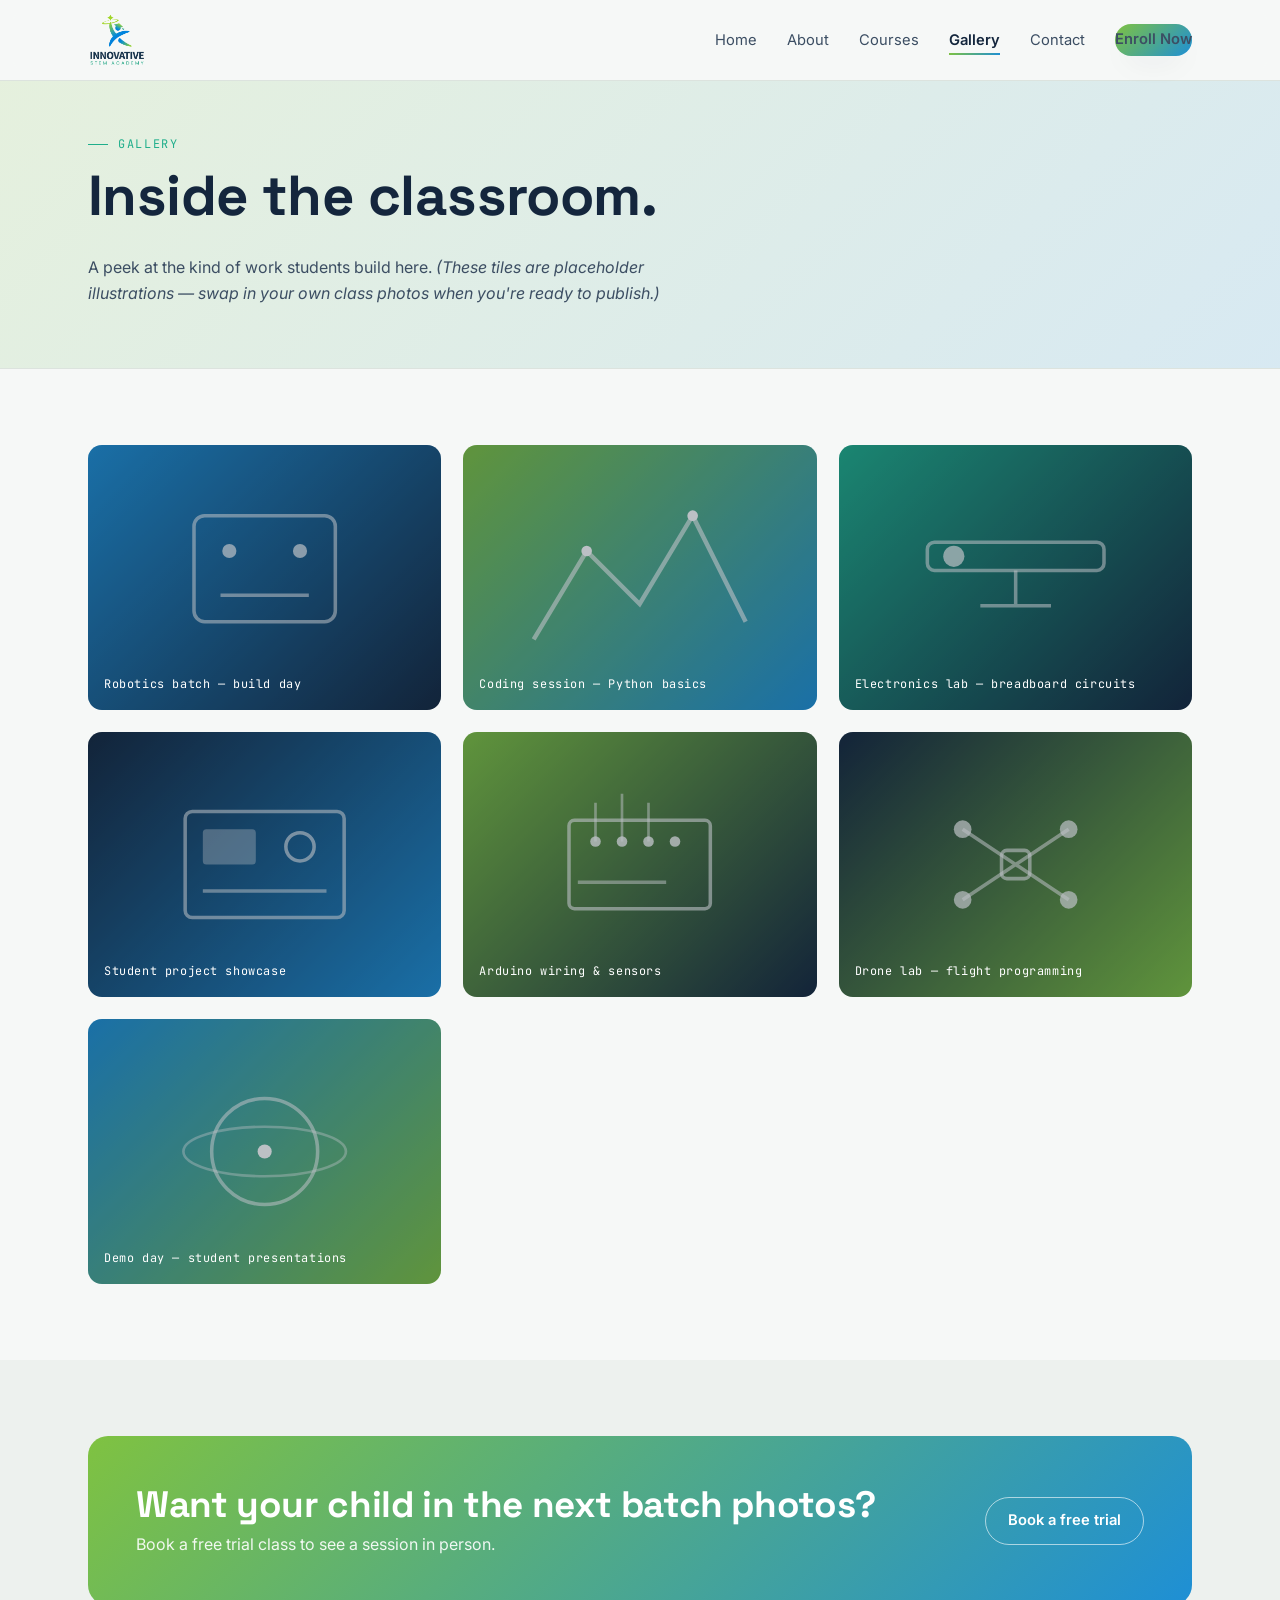
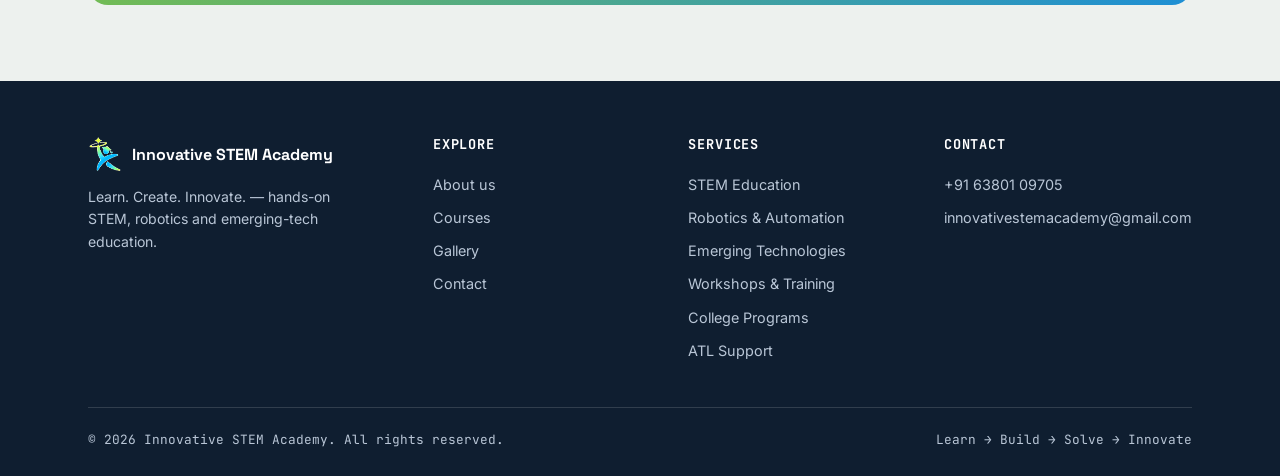
<file: gallery.html>
<!DOCTYPE html>
<html lang="en">
<head>
<meta charset="UTF-8">
<meta name="viewport" content="width=device-width, initial-scale=1.0">
<title>Gallery — Innovative STEM Academy</title>
<meta name="description" content="A look inside Innovative STEM Academy's classrooms — robotics builds, circuit labs, coding sessions and more.">
<link rel="icon" href="logo-icon.png" type="image/png">
<link rel="preconnect" href="https://fonts.googleapis.com">
<link href="https://fonts.googleapis.com/css2?family=Space+Grotesk:wght@500;600;700&family=Inter:wght@400;500;600;700&family=JetBrains+Mono:wght@400;500&display=swap" rel="stylesheet">
<link rel="stylesheet" href="style.css">
</head>
<body>

<header class="site-header">
  <nav class="nav">
    <a href="index.html" class="brand">
      <img src="logo-full.png" alt="Innovative STEM Academy logo" class="brand-logo-full">
    </a>
    <ul class="nav-links">
      <li><a href="index.html">Home</a></li>
      <li><a href="about.html">About</a></li>
      <li><a href="courses.html">Courses</a></li>
      <li><a href="gallery.html">Gallery</a></li>
      <li><a href="contact.html">Contact</a></li>
      <li><a href="contact.html" class="btn btn-primary">Enroll Now</a></li>
    </ul>
    <button class="nav-toggle" aria-label="Toggle menu" aria-expanded="false">
      <span></span><span></span><span></span>
    </button>
  </nav>
</header>

<main>

  <section class="page-hero">
    <div class="wrap">
      <p class="eyebrow">Gallery</p>
      <h1>Inside the classroom.</h1>
      <p>A peek at the kind of work students build here. <em>(These tiles are placeholder illustrations — swap in your own class photos when you're ready to publish.)</em></p>
    </div>
  </section>

  <section>
    <div class="wrap">
      <div class="grid grid-3">

        <div class="gallery-tile" style="background:linear-gradient(135deg,#1E8FD5,#14263D);">
          <svg viewBox="0 0 200 150"><rect x="60" y="40" width="80" height="60" rx="6" fill="none" stroke="#fff" stroke-width="2" opacity=".55"/><circle cx="80" cy="60" r="4" fill="#fff" opacity=".7"/><circle cx="120" cy="60" r="4" fill="#fff" opacity=".7"/><path d="M75 85h50" stroke="#fff" stroke-width="2" opacity=".55"/></svg>
          <span class="tile-label">Robotics batch — build day</span>
        </div>

        <div class="gallery-tile" style="background:linear-gradient(135deg,#7FC241,#1E8FD5);">
          <svg viewBox="0 0 200 150"><path d="M40 110 L70 60 L100 90 L130 40 L160 100" fill="none" stroke="#fff" stroke-width="2.5" opacity=".6"/><circle cx="70" cy="60" r="3" fill="#fff"/><circle cx="130" cy="40" r="3" fill="#fff"/></svg>
          <span class="tile-label">Coding session — Python basics</span>
        </div>

        <div class="gallery-tile" style="background:linear-gradient(135deg,#1FAE8B,#14263D);">
          <svg viewBox="0 0 200 150"><rect x="50" y="55" width="100" height="16" rx="4" fill="none" stroke="#fff" stroke-width="2" opacity=".55"/><circle cx="65" cy="63" r="6" fill="#fff" opacity=".7"/><path d="M100 71v20M100 91h-20M100 91h20" stroke="#fff" stroke-width="2" opacity=".55"/></svg>
          <span class="tile-label">Electronics lab — breadboard circuits</span>
        </div>

        <div class="gallery-tile" style="background:linear-gradient(135deg,#14263D,#1E8FD5);">
          <svg viewBox="0 0 200 150"><rect x="55" y="45" width="90" height="60" rx="4" fill="none" stroke="#fff" stroke-width="2" opacity=".55"/><rect x="65" y="55" width="30" height="20" rx="2" fill="#fff" opacity=".35"/><circle cx="120" cy="65" r="8" fill="none" stroke="#fff" stroke-width="2" opacity=".6"/><path d="M65 90h70" stroke="#fff" stroke-width="2" opacity=".5"/></svg>
          <span class="tile-label">Student project showcase</span>
        </div>

        <div class="gallery-tile" style="background:linear-gradient(135deg,#7FC241,#14263D);">
          <svg viewBox="0 0 200 150"><rect x="60" y="50" width="80" height="50" rx="3" fill="none" stroke="#fff" stroke-width="2" opacity=".6"/><circle cx="75" cy="62" r="3" fill="#fff" opacity=".8"/><circle cx="90" cy="62" r="3" fill="#fff" opacity=".8"/><circle cx="105" cy="62" r="3" fill="#fff" opacity=".8"/><circle cx="120" cy="62" r="3" fill="#fff" opacity=".8"/><path d="M75 62 V40 M90 62 V35 M105 62 V40" stroke="#fff" stroke-width="1.5" opacity=".5"/><path d="M65 85h50" stroke="#fff" stroke-width="2" opacity=".5"/></svg>
          <span class="tile-label">Arduino wiring & sensors</span>
        </div>

        <div class="gallery-tile" style="background:linear-gradient(135deg,#14263D,#7FC241);">
          <svg viewBox="0 0 200 150"><circle cx="70" cy="55" r="5" fill="#fff" opacity=".7"/><circle cx="130" cy="55" r="5" fill="#fff" opacity=".7"/><circle cx="70" cy="95" r="5" fill="#fff" opacity=".7"/><circle cx="130" cy="95" r="5" fill="#fff" opacity=".7"/><path d="M70 55 L130 95 M130 55 L70 95" stroke="#fff" stroke-width="2" opacity=".55"/><rect x="92" y="67" width="16" height="16" rx="3" fill="none" stroke="#fff" stroke-width="2" opacity=".6"/></svg>
          <span class="tile-label">Drone lab — flight programming</span>
        </div>

        <div class="gallery-tile" style="background:linear-gradient(135deg,#1E8FD5,#7FC241);">
          <svg viewBox="0 0 200 150"><circle cx="100" cy="75" r="30" fill="none" stroke="#fff" stroke-width="2" opacity=".55"/><circle cx="100" cy="75" r="4" fill="#fff"/><ellipse cx="100" cy="75" rx="46" ry="14" fill="none" stroke="#fff" stroke-width="1.5" opacity=".4"/></svg>
          <span class="tile-label">Demo day — student presentations</span>
        </div>

      </div>
    </div>
  </section>

  <section class="section-alt">
    <div class="wrap">
      <div class="cta-band">
        <div>
          <h2>Want your child in the next batch photos?</h2>
          <p style="margin:6px 0 0; color:rgba(255,255,255,.9);">Book a free trial class to see a session in person.</p>
        </div>
        <a href="contact.html" class="btn btn-ghost">Book a free trial</a>
      </div>
    </div>
  </section>

</main>

<footer>
  <div class="wrap">
    <div class="footer-grid">
      <div>
        <div class="footer-brand">
          <img src="logo-icon.png" alt="">
          <b>Innovative STEM Academy</b>
        </div>
        <p style="font-size:.88rem; max-width:32ch;">Learn. Create. Innovate. — hands-on STEM, robotics and emerging-tech education.</p>
      </div>
      <div>
        <h4>Explore</h4>
        <a href="about.html">About us</a>
        <a href="courses.html">Courses</a>
        <a href="gallery.html">Gallery</a>
        <a href="contact.html">Contact</a>
      </div>
      <div>
        <h4>Services</h4>
        <a href="courses.html#stem-education">STEM Education</a>
        <a href="courses.html#robotics">Robotics & Automation</a>
        <a href="courses.html#emerging-tech">Emerging Technologies</a>
        <a href="courses.html#workshops">Workshops & Training</a>
        <a href="courses.html#college-programs">College Programs</a>
        <a href="courses.html#atl-support">ATL Support</a>
      </div>
      <div>
        <h4>Contact</h4>
        <a href="tel:+916380109705">+91 63801 09705</a>
        <a href="mailto:innovativestemacademy@gmail.com">innovativestemacademy@gmail.com</a>
      </div>
    </div>
    <div class="footer-bottom">
      <span>© 2026 Innovative STEM Academy. All rights reserved.</span>
      <span>Learn → Build → Solve → Innovate</span>
    </div>
  </div>
</footer>

<script src="script.js"></script>
</body>
</html>
</file>
<file: style.css>
/* =========================================================
   Innovative STEM Academy — design tokens
   Display: Space Grotesk / Body: Inter / Utility: JetBrains Mono
   ========================================================= */

:root{
  --ink:        #14263D;   /* navy headings */
  --ink-soft:   #3C4E63;   /* body text on light */
  --paper:      #F6F8F7;   /* page background */
  --paper-dim:  #EDF1EE;   /* section alt background */
  --panel:      #0F1E30;   /* dark navy panel bg */
  --panel-soft: #17304A;

  --leaf:       #7FC241;   /* green from mark */
  --leaf-dim:   #E8F3DC;
  --sky:        #1E8FD5;   /* blue from mark */
  --sky-dim:    #DDEEFA;
  --teal:       #1FAE8B;   /* wordmark teal */

  --grad-mark: linear-gradient(135deg, var(--leaf) 0%, var(--sky) 100%);
  --grad-soft: linear-gradient(135deg, rgba(127,194,65,.14) 0%, rgba(30,143,213,.14) 100%);

  --line: #DCE3DE;
  --line-dark: rgba(255,255,255,.14);

  --radius: 14px;
  --radius-sm: 8px;

  --shadow: 0 12px 30px -14px rgba(20,38,61,.28);

  --font-display: "Space Grotesk", "Segoe UI", sans-serif;
  --font-body: "Inter", "Segoe UI", sans-serif;
  --font-mono: "JetBrains Mono", "Courier New", monospace;

  --maxw: 1160px;
}

*{ box-sizing: border-box; }
html{ scroll-behavior: smooth; }
[id]{ scroll-margin-top: 90px; }
body{
  margin:0;
  background: var(--paper);
  color: var(--ink-soft);
  font-family: var(--font-body);
  font-size: 16px;
  line-height: 1.6;
  -webkit-font-smoothing: antialiased;
}
img{ max-width:100%; display:block; }
a{ color: inherit; text-decoration: none; }
ul{ margin:0; padding:0; list-style:none; }
button{ font-family: inherit; cursor:pointer; }

.wrap{
  max-width: var(--maxw);
  margin: 0 auto;
  padding: 0 28px;
}

h1,h2,h3,h4{
  font-family: var(--font-display);
  color: var(--ink);
  letter-spacing: -0.01em;
  line-height: 1.12;
  margin: 0 0 .5em;
}
h1{ font-size: clamp(2.4rem, 4.4vw, 3.6rem); }
h2{ font-size: clamp(1.7rem, 3vw, 2.3rem); }
h3{ font-size: 1.25rem; }
p{ margin: 0 0 1em; }

.eyebrow{
  font-family: var(--font-mono);
  font-size: .74rem;
  letter-spacing: .14em;
  text-transform: uppercase;
  color: var(--teal);
  display:flex;
  align-items:center;
  gap:10px;
  margin-bottom: 14px;
}
.eyebrow::before{
  content:"";
  width: 20px; height: 1px;
  background: var(--teal);
}

/* reduced motion */
@media (prefers-reduced-motion: reduce){
  *{ animation-duration: .001ms !important; animation-iteration-count:1 !important; transition-duration:.001ms !important; scroll-behavior:auto !important; }
}

/* ---------- header / nav ---------- */
.site-header{
  position: sticky; top:0; z-index: 50;
  background: rgba(246,248,247,.86);
  backdrop-filter: blur(10px);
  border-bottom: 1px solid var(--line);
}
.nav{
  display:flex; align-items:center; justify-content:space-between;
  padding: 14px 28px;
  max-width: var(--maxw);
  margin: 0 auto;
}
.brand{ display:flex; align-items:center; }
.brand-logo-full{ height: 52px; width:auto; }

.nav-links{ display:flex; align-items:center; gap: 30px; }
.nav-links a{
  font-size:.92rem; color: var(--ink-soft); position:relative; padding: 4px 0;
}
.nav-links a::after{
  content:""; position:absolute; left:0; right:100%; bottom:-2px; height:2px;
  background: var(--grad-mark); transition: right .25s ease;
}
.nav-links a:hover::after, .nav-links a.active::after{ right:0; }
.nav-links a.active{ color: var(--ink); font-weight:600; }

.btn{
  display:inline-flex; align-items:center; gap:8px;
  font-family: var(--font-body); font-weight:600; font-size:.92rem;
  padding: 11px 22px; border-radius: 999px; border: none;
}
.btn-primary{ background: var(--grad-mark); color:#fff; box-shadow: var(--shadow); }
.btn-primary:hover{ filter: brightness(1.05); }
.btn-ghost{ background: transparent; border: 1px solid var(--line); color: var(--ink); }
.btn-ghost:hover{ border-color: var(--sky); }
.btn-dark{ background: var(--panel); color:#fff; }

.nav-toggle{ display:none; background:none; border:none; padding:6px; }
.nav-toggle span{ display:block; width:22px; height:2px; background: var(--ink); margin:5px 0; }

/* ---------- orbit signature element ---------- */
.orbit{ position:relative; }
.orbit-ring{
  position:absolute; border-radius:50%;
  border: 1.5px dashed rgba(127,194,65,.55);
}
.orbit-node{
  position:absolute; width:10px; height:10px; border-radius:50%;
  background: var(--grad-mark);
  box-shadow: 0 0 0 4px rgba(127,194,65,.15);
}
@keyframes spin-slow{ from{ transform: rotate(0deg);} to{ transform: rotate(360deg);} }
@keyframes spin-slow-rev{ from{ transform: rotate(360deg);} to{ transform: rotate(0deg);} }

/* ---------- hero ---------- */
.hero{
  padding: 64px 0 40px;
  position:relative;
  overflow:hidden;
}
.hero-grid{
  display:grid; grid-template-columns: 1.1fr .9fr; gap: 48px; align-items:center;
}
.hero h1{ margin-bottom: .4em; }
.hero .lede{ font-size: 1.08rem; max-width: 46ch; }
.hero-cta{ display:flex; gap:14px; margin-top: 28px; flex-wrap:wrap; }

.hero-stats{
  display:flex; gap: 34px; margin-top: 46px; flex-wrap:wrap;
}
.stat b{
  display:block; font-family: var(--font-display); font-size:1.9rem; color: var(--ink);
}
.stat span{ font-family: var(--font-mono); font-size:.72rem; letter-spacing:.08em; color: var(--ink-soft); text-transform:uppercase; }

.hero-visual{
  display:flex; align-items:center; justify-content:center;
  background: var(--grad-soft);
  border-radius: 28px;
  padding: 48px;
  max-width: 420px; margin: 0 auto;
}
.hero-logo{ width: 100%; max-width: 300px; }

/* ---------- sections ---------- */
section{ padding: 76px 0; }
.section-alt{ background: var(--paper-dim); }
.section-head{ max-width: 640px; margin-bottom: 44px; }
.section-head.center{ margin-left:auto; margin-right:auto; text-align:center; }

/* ---------- cards ---------- */
.grid{ display:grid; gap: 22px; }
.grid-3{ grid-template-columns: repeat(3, 1fr); }
.grid-2{ grid-template-columns: repeat(2, 1fr); }
.grid-4{ grid-template-columns: repeat(4, 1fr); }

.card{
  background:#fff; border:1px solid var(--line); border-radius: var(--radius);
  padding: 26px; position:relative;
}
.card .idx{
  font-family: var(--font-mono); font-size:.7rem; color: var(--teal); letter-spacing:.1em;
}
.card h3{ margin: 10px 0 8px; }
.card p{ font-size:.94rem; margin-bottom: 0; }

.icon-node{
  width:46px; height:46px; border-radius: 12px;
  background: var(--grad-soft);
  display:flex; align-items:center; justify-content:center;
  margin-bottom: 16px;
}
.icon-node svg{ width:24px; height:24px; }

/* program card w/ orbit node marker */
.program{
  background:#fff; border:1px solid var(--line); border-radius: var(--radius);
  padding: 26px; display:flex; flex-direction:column; gap:12px;
}
.program-top{ display:flex; align-items:center; gap:12px; }
.program-mark{
  width:12px; height:12px; border-radius:50%; background: var(--grad-mark); flex-shrink:0;
}
.program-level{
  font-family: var(--font-mono); font-size:.68rem; letter-spacing:.1em; text-transform:uppercase;
  color: var(--sky); background: var(--sky-dim); padding: 3px 9px; border-radius: 999px;
}
.program-meta{
  display:flex; gap:16px; margin-top: 6px; font-family: var(--font-mono); font-size:.72rem; color: var(--ink-soft);
  border-top: 1px solid var(--line); padding-top: 12px;
}

/* ---------- quote / testimonial ---------- */
.quote-panel{
  background: var(--panel); color:#fff; border-radius: 20px; padding: 52px;
  position:relative; overflow:hidden;
}
.quote-panel::before{
  content:""; position:absolute; inset:0;
  background: radial-gradient(600px 260px at 85% -10%, rgba(127,194,65,.22), transparent 70%);
}
.quote-panel blockquote{ font-family: var(--font-display); font-size:1.4rem; max-width: 60ch; margin:0 0 18px; position:relative; }
.quote-panel cite{ font-style:normal; font-family: var(--font-mono); font-size:.8rem; color:#9FE1C0; position:relative; }

/* ---------- CTA band ---------- */
.cta-band{
  background: var(--grad-mark); border-radius: 20px; padding: 48px;
  display:flex; align-items:center; justify-content:space-between; gap:24px; flex-wrap:wrap; color:#fff;
}
.cta-band h2{ color:#fff; margin:0; }
.cta-band .btn-ghost{ border-color: rgba(255,255,255,.6); color:#fff; }

/* ---------- footer ---------- */
footer{ background: var(--panel); color: #B9C6D6; padding: 56px 0 26px; }
.footer-grid{ display:grid; grid-template-columns: 1.4fr 1fr 1fr 1fr; gap: 32px; margin-bottom: 40px; }
footer h4{ color:#fff; font-size:.85rem; letter-spacing:.06em; text-transform:uppercase; font-family: var(--font-mono); margin-bottom:16px; }
footer a{ color:#B9C6D6; font-size:.9rem; display:block; padding: 5px 0; }
footer a:hover{ color:#fff; }
.footer-brand{ display:flex; gap:10px; align-items:center; margin-bottom:14px; }
.footer-brand img{ width:34px; filter: brightness(1.4); }
.footer-brand b{ color:#fff; font-family: var(--font-display); }
.footer-bottom{
  border-top: 1px solid var(--line-dark); padding-top: 22px;
  display:flex; justify-content:space-between; flex-wrap:wrap; gap:10px;
  font-size:.8rem; font-family: var(--font-mono);
}

/* ---------- page hero (inner pages) ---------- */
.page-hero{
  padding: 54px 0 46px; border-bottom: 1px solid var(--line);
  background: var(--grad-soft);
}
.page-hero .eyebrow{ margin-bottom: 10px; }
.page-hero p{ max-width: 60ch; }

/* ---------- forms ---------- */
.form-grid{ display:grid; grid-template-columns: 1fr 1fr; gap: 16px; }
.field{ display:flex; flex-direction:column; gap:6px; margin-bottom: 16px; }
.field.full{ grid-column: 1 / -1; }
label{ font-family: var(--font-mono); font-size:.72rem; letter-spacing:.06em; text-transform:uppercase; color: var(--ink); }
input, select, textarea{
  font-family: var(--font-body); font-size:.95rem; padding: 12px 14px;
  border: 1px solid var(--line); border-radius: var(--radius-sm); background:#fff; color: var(--ink);
}
input:focus, select:focus, textarea:focus{ outline: 2px solid var(--sky); outline-offset: 1px; border-color: var(--sky); }
textarea{ resize: vertical; min-height: 110px; }
.form-note{ font-size:.82rem; color: var(--ink-soft); margin-top: 4px; }
#form-status{ font-family: var(--font-mono); font-size:.85rem; margin-top:12px; min-height: 1.2em; }
#form-status.ok{ color: var(--teal); }

/* ---------- info list (contact) ---------- */
.info-list{ display:flex; flex-direction:column; gap: 22px; }
.info-item{ display:flex; gap:16px; }
.info-item .icon-node{ margin-bottom:0; flex-shrink:0; }
.info-item h4{ margin:0 0 4px; font-family: var(--font-body); font-weight:700; color: var(--ink); font-size:.95rem; }
.info-item p{ margin:0; font-size:.9rem; }

/* ---------- gallery ---------- */
.gallery-tile{
  border-radius: var(--radius); overflow:hidden; position:relative; aspect-ratio: 4/3;
  display:flex; align-items:flex-end; padding: 16px; color:#fff;
}
.gallery-tile .tile-label{
  font-family: var(--font-mono); font-size:.74rem; letter-spacing:.05em; position:relative; z-index:1;
}
.gallery-tile::after{ content:""; position:absolute; inset:0; background: rgba(15,30,48,.28); }
.gallery-tile svg{ position:absolute; inset:0; width:100%; height:100%; }

/* ---------- timeline (about) ---------- */
.timeline{ position:relative; padding-left: 30px; }
.timeline::before{ content:""; position:absolute; left:5px; top:6px; bottom:6px; width:1.5px; background: var(--line); }
.timeline-item{ position:relative; padding-bottom: 30px; }
.timeline-item:last-child{ padding-bottom:0; }
.timeline-item::before{
  content:""; position:absolute; left:-30px; top:4px; width:11px; height:11px; border-radius:50%;
  background: var(--grad-mark); box-shadow: 0 0 0 4px var(--paper);
}
.timeline-item h4{ margin:0 0 4px; color: var(--ink); font-family: var(--font-body); font-weight:700; }
.timeline-item .yr{ font-family: var(--font-mono); font-size:.72rem; color: var(--teal); }

/* ---------- values grid ---------- */
.value{ display:flex; gap:16px; align-items:flex-start; }

/* ---------- service card (courses page) ---------- */
.service-card{
  background:#fff; border:1px solid var(--line); border-radius: var(--radius);
  padding: 30px; display:flex; flex-direction:column; gap:14px;
}
.service-top{ display:flex; align-items:flex-start; gap:16px; }
.service-top .icon-node{ margin-bottom:0; flex-shrink:0; }
.service-audience{
  font-family: var(--font-mono); font-size:.68rem; letter-spacing:.08em; text-transform:uppercase;
  color: var(--sky); background: var(--sky-dim); padding: 3px 10px; border-radius:999px;
  display:inline-block; margin-top:6px;
}
.check-list{ display:flex; flex-direction:column; gap:9px; margin-top:4px; }
.check-list li{
  display:flex; align-items:flex-start; gap:10px; font-size:.9rem; color: var(--ink-soft);
}
.check-list li::before{
  content:""; width:7px; height:7px; border-radius:50%; background: var(--grad-mark);
  flex-shrink:0; margin-top:7px;
}

/* ---------- process strip (USP) ---------- */
.process-strip{
  display:flex; align-items:center; justify-content:center; flex-wrap:wrap; gap:0;
}
.process-step{
  font-family: var(--font-display); font-weight:600; font-size:1.1rem; color: var(--ink);
  padding: 14px 26px; border:1.5px solid var(--line); border-radius:999px; background:#fff;
}
.process-arrow{ color: var(--teal); font-size:1.3rem; padding: 0 14px; }
@media (max-width:640px){
  .process-strip{ flex-direction:column; }
  .process-arrow{ transform: rotate(90deg); padding: 6px 0; }
}
@media (max-width: 900px){
  .grid-3, .grid-4{ grid-template-columns: repeat(2,1fr); }
  .hero-grid{ grid-template-columns:1fr; }
  .hero-visual{ order:-1; max-width: 300px; }
  .footer-grid{ grid-template-columns: 1fr 1fr; }
}
@media (max-width: 640px){
  .nav-links{
    position:fixed; top:70px; left:0; right:0; background:#fff; border-bottom:1px solid var(--line);
    flex-direction:column; align-items:flex-start; padding: 18px 28px; gap:16px;
    transform: translateY(-130%); transition: transform .25s ease; box-shadow: var(--shadow);
  }
  .nav-links.open{ transform: translateY(0); }
  .nav-toggle{ display:block; }
  .grid-2, .grid-3, .grid-4{ grid-template-columns: 1fr; }
  .form-grid{ grid-template-columns: 1fr; }
  .quote-panel, .cta-band{ padding: 30px; }
  .cta-band{ flex-direction:column; align-items:flex-start; }
  .footer-grid{ grid-template-columns: 1fr; }
  .hero{ padding-top: 34px; }
}
</file>
